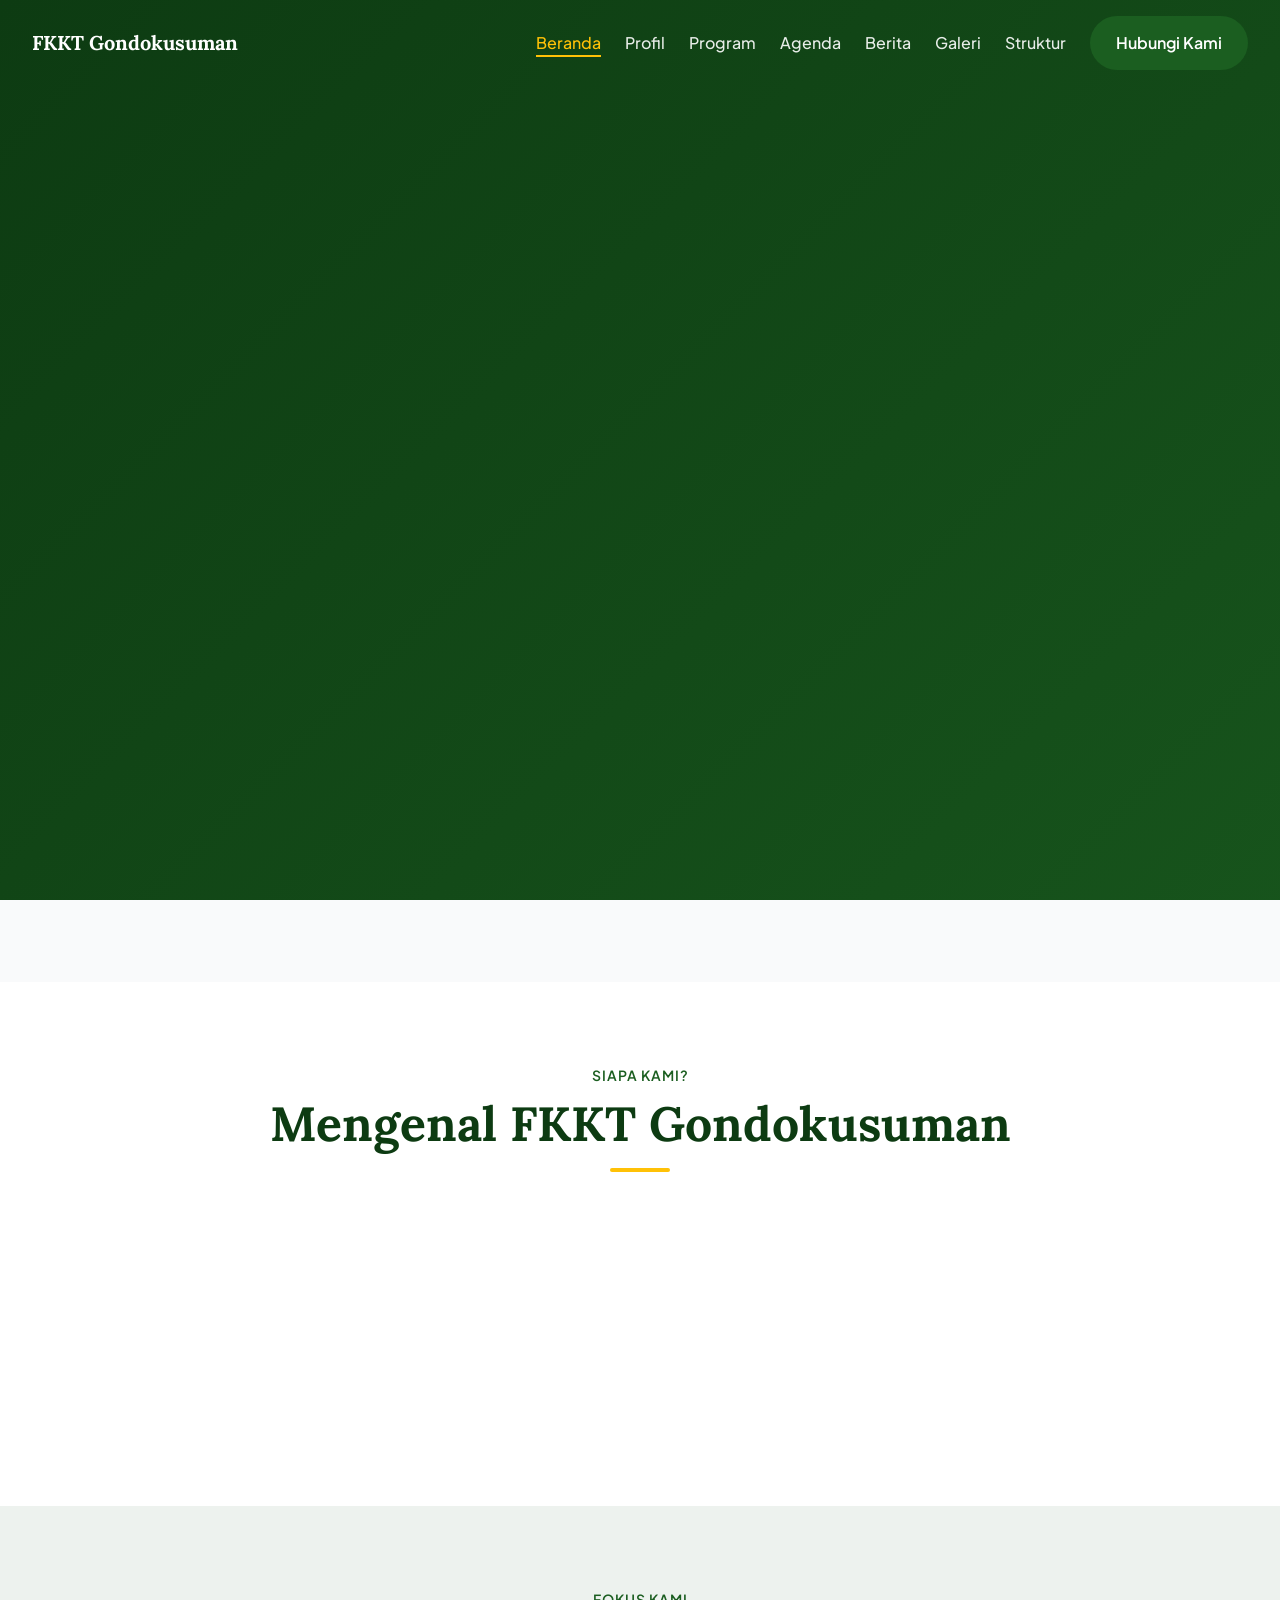
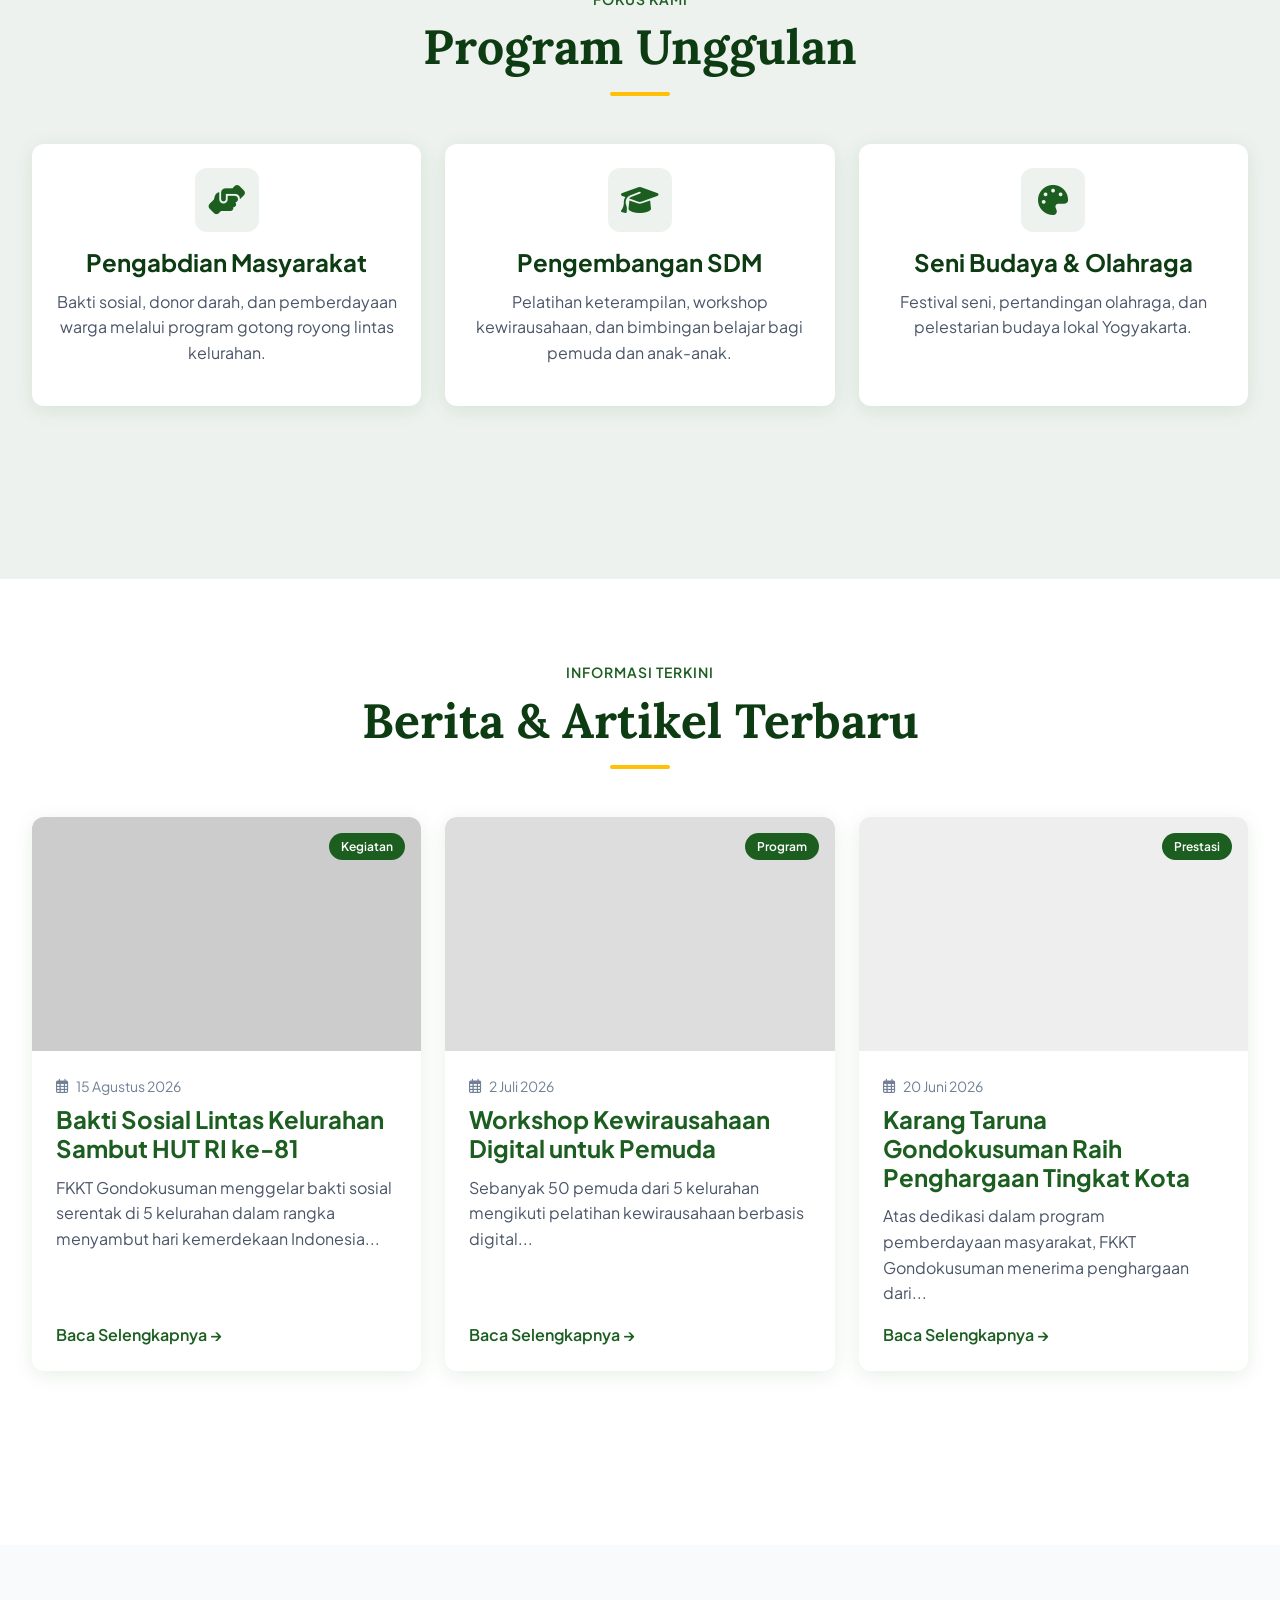
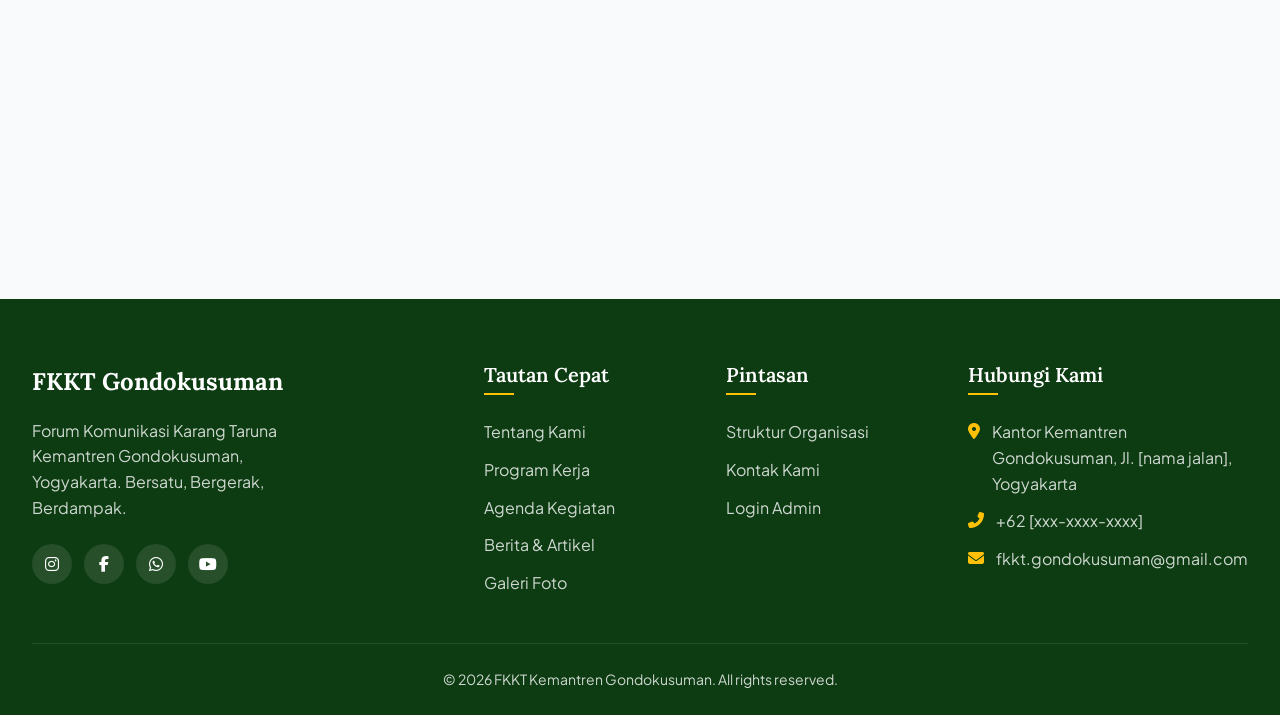
<file: index.html>
<!DOCTYPE html>
<html lang="id">
<head>
  <meta charset="UTF-8">
  <meta name="viewport" content="width=device-width, initial-scale=1.0">
  <title>FKKT Karang Taruna Kemantren Gondokusuman | Beranda</title>
  <meta name="description" content="Forum Komunikasi Karang Taruna Kemantren Gondokusuman — wadah koordinasi pemuda 5 kelurahan di Yogyakarta. Bersatu, Bergerak, Berdampak.">
  <meta property="og:title" content="FKKT Karang Taruna Kemantren Gondokusuman | Beranda">
  <meta property="og:description" content="Forum Komunikasi Karang Taruna Kemantren Gondokusuman — wadah koordinasi pemuda 5 kelurahan di Yogyakarta.">
  <meta property="og:image" content="assets/images/hero/hero-beranda.jpg">
  
  <!-- Fonts & Icons -->
  <link rel="stylesheet" href="https://cdnjs.cloudflare.com/ajax/libs/font-awesome/6.4.0/css/all.min.css">
  
  <!-- CSS -->
  <link rel="stylesheet" href="assets/css/main.css">
  <link rel="stylesheet" href="assets/css/components.css">
  <link rel="stylesheet" href="assets/css/pages.css">
</head>
<body>

  <!-- Navbar -->
  <nav class="navbar">
    <div class="container">
      <a href="index.html" class="navbar-brand">
        <!-- <img src="assets/images/logo/logo-placeholder.svg" alt="Logo FKKT" class="navbar-logo"> -->
        FKKT Gondokusuman
      </a>
      <button class="menu-toggle" aria-label="Toggle Menu">
        <i class="fas fa-bars"></i>
      </button>
      <ul class="navbar-nav">
        <li><a href="index.html" class="nav-link">Beranda</a></li>
        <li><a href="profil.html" class="nav-link">Profil</a></li>
        <li><a href="program.html" class="nav-link">Program</a></li>
        <li><a href="agenda.html" class="nav-link">Agenda</a></li>
        <li><a href="berita.html" class="nav-link">Berita</a></li>
        <li><a href="galeri.html" class="nav-link">Galeri</a></li>
        <li><a href="struktur.html" class="nav-link">Struktur</a></li>
        <li><a href="kontak.html" class="btn btn-primary">Hubungi Kami</a></li>
      </ul>
    </div>
  </nav>

  <!-- Hero Section -->
  <header class="hero">
    <div class="hero-overlay"></div>
    <div class="container hero-content">
      <h1 class="hero-title fade-up stagger-1">Forum Komunikasi Karang Taruna<br>Kemantren Gondokusuman</h1>
      <p class="hero-tagline fade-up stagger-2">"Bersatu, Bergerak, Berdampak untuk Pemuda Yogyakarta"</p>
      <p class="hero-desc fade-up stagger-3">
        Wadah koordinasi dan komunikasi Karang Taruna se-Kemantren Gondokusuman 
        dalam mewujudkan pemuda yang mandiri, kreatif, dan berdaya guna bagi masyarakat.
      </p>
      <div class="hero-actions fade-up stagger-4">
        <a href="profil.html" class="btn btn-primary">Tentang Kami</a>
        <a href="program.html" class="btn btn-outline">Program Kami</a>
      </div>
    </div>
  </header>

  <!-- Stats -->
  <div class="container">
    <div class="stats fade-up">
      <div class="stats-grid">
        <div class="stat-item">
          <div class="stat-value">5</div>
          <div class="stat-label">Kelurahan</div>
        </div>
        <div class="stat-item">
          <div class="stat-value">500+</div>
          <div class="stat-label">Anggota</div>
        </div>
        <div class="stat-item">
          <div class="stat-value">12</div>
          <div class="stat-label">Program Aktif</div>
        </div>
        <div class="stat-item">
          <div class="stat-value">24</div>
          <div class="stat-label">Kegiatan/Tahun</div>
        </div>
      </div>
    </div>
  </div>

  <!-- Tentang Singkat -->
  <section class="py-section bg-white">
    <div class="container">
      <div class="section-header fade-up">
        <span class="section-label">Siapa Kami?</span>
        <h2 class="section-title">Mengenal FKKT Gondokusuman</h2>
        <div class="section-divider"></div>
      </div>
      <div class="text-center fade-up" style="max-width: 800px; margin: 0 auto;">
        <p class="text-secondary" style="font-size: var(--text-lg); margin-bottom: var(--space-6);">
          FKKT Karang Taruna Kemantren Gondokusuman merupakan forum koordinasi yang menjembatani seluruh Karang Taruna di 5 kelurahan dalam wilayah Kemantren Gondokusuman. Kami hadir untuk memperkuat sinergi, mengembangkan kapasitas pemuda, dan menciptakan program-program bermakna bagi masyarakat.
        </p>
        <a href="profil.html" class="btn btn-outline">Selengkapnya</a>
      </div>
    </div>
  </section>

  <!-- Program Unggulan -->
  <section class="py-section bg-alt">
    <div class="container">
      <div class="section-header fade-up">
        <span class="section-label">Fokus Kami</span>
        <h2 class="section-title">Program Unggulan</h2>
        <div class="section-divider"></div>
      </div>
      <div class="stats-grid" style="grid-template-columns: repeat(auto-fit, minmax(300px, 1fr));">
        <!-- Card 1 -->
        <div class="card fade-up stagger-1">
          <div class="card-body text-center">
            <div class="card-icon mx-auto" style="margin: 0 auto var(--space-4);">
              <i class="fas fa-hands-helping"></i>
            </div>
            <h3 class="card-title">Pengabdian Masyarakat</h3>
            <p class="card-text">Bakti sosial, donor darah, dan pemberdayaan warga melalui program gotong royong lintas kelurahan.</p>
          </div>
        </div>
        <!-- Card 2 -->
        <div class="card fade-up stagger-2">
          <div class="card-body text-center">
            <div class="card-icon mx-auto" style="margin: 0 auto var(--space-4);">
              <i class="fas fa-graduation-cap"></i>
            </div>
            <h3 class="card-title">Pengembangan SDM</h3>
            <p class="card-text">Pelatihan keterampilan, workshop kewirausahaan, dan bimbingan belajar bagi pemuda dan anak-anak.</p>
          </div>
        </div>
        <!-- Card 3 -->
        <div class="card fade-up stagger-3">
          <div class="card-body text-center">
            <div class="card-icon mx-auto" style="margin: 0 auto var(--space-4);">
              <i class="fas fa-palette"></i>
            </div>
            <h3 class="card-title">Seni Budaya & Olahraga</h3>
            <p class="card-text">Festival seni, pertandingan olahraga, dan pelestarian budaya lokal Yogyakarta.</p>
          </div>
        </div>
      </div>
      <div class="text-center" style="margin-top: var(--space-10);">
        <a href="program.html" class="btn btn-outline fade-up">Lihat Semua Program</a>
      </div>
    </div>
  </section>

  <!-- Berita Terbaru -->
  <section class="py-section bg-white">
    <div class="container">
      <div class="section-header fade-up">
        <span class="section-label">Informasi Terkini</span>
        <h2 class="section-title">Berita & Artikel Terbaru</h2>
        <div class="section-divider"></div>
      </div>
      <div class="stats-grid" style="grid-template-columns: repeat(auto-fit, minmax(300px, 1fr)); gap: var(--space-6);">
        <!-- News 1 -->
        <div class="card news-card fade-up stagger-1">
          <div class="card-img-wrap">
            <div class="news-badge">Kegiatan</div>
            <!-- <img src="placeholder.jpg" class="card-img" alt=""> -->
            <div class="card-img" style="background: #ccc;"></div>
          </div>
          <div class="card-body">
            <div class="news-meta">
              <i class="far fa-calendar-alt"></i> 15 Agustus 2026
            </div>
            <h3 class="card-title"><a href="berita-detail.html">Bakti Sosial Lintas Kelurahan Sambut HUT RI ke-81</a></h3>
            <p class="card-text">FKKT Gondokusuman menggelar bakti sosial serentak di 5 kelurahan dalam rangka menyambut hari kemerdekaan Indonesia...</p>
            <a href="berita-detail.html" style="font-weight: 600; margin-top: auto;">Baca Selengkapnya &rarr;</a>
          </div>
        </div>
        <!-- News 2 -->
        <div class="card news-card fade-up stagger-2">
          <div class="card-img-wrap">
            <div class="news-badge">Program</div>
            <div class="card-img" style="background: #ddd;"></div>
          </div>
          <div class="card-body">
            <div class="news-meta">
              <i class="far fa-calendar-alt"></i> 2 Juli 2026
            </div>
            <h3 class="card-title"><a href="berita-detail.html">Workshop Kewirausahaan Digital untuk Pemuda</a></h3>
            <p class="card-text">Sebanyak 50 pemuda dari 5 kelurahan mengikuti pelatihan kewirausahaan berbasis digital...</p>
            <a href="berita-detail.html" style="font-weight: 600; margin-top: auto;">Baca Selengkapnya &rarr;</a>
          </div>
        </div>
        <!-- News 3 -->
        <div class="card news-card fade-up stagger-3">
          <div class="card-img-wrap">
            <div class="news-badge">Prestasi</div>
            <div class="card-img" style="background: #eee;"></div>
          </div>
          <div class="card-body">
            <div class="news-meta">
              <i class="far fa-calendar-alt"></i> 20 Juni 2026
            </div>
            <h3 class="card-title"><a href="berita-detail.html">Karang Taruna Gondokusuman Raih Penghargaan Tingkat Kota</a></h3>
            <p class="card-text">Atas dedikasi dalam program pemberdayaan masyarakat, FKKT Gondokusuman menerima penghargaan dari...</p>
            <a href="berita-detail.html" style="font-weight: 600; margin-top: auto;">Baca Selengkapnya &rarr;</a>
          </div>
        </div>
      </div>
      <div class="text-center" style="margin-top: var(--space-10);">
        <a href="berita.html" class="btn btn-outline fade-up">Indeks Berita</a>
      </div>
    </div>
  </section>

  <!-- CTA Banner -->
  <section class="cta-banner fade-up">
    <div class="container">
      <h2>Bergabunglah Bersama Kami</h2>
      <p>Jadilah bagian dari gerakan pemuda positif di Kemantren Gondokusuman. Bersama kita wujudkan masyarakat yang lebih baik.</p>
      <a href="kontak.html" class="btn btn-accent">Hubungi Kami Sekarang</a>
    </div>
  </section>

  <!-- Footer -->
  <footer class="footer">
    <div class="container">
      <div class="footer-top">
        <div>
          <div class="footer-brand">
            FKKT Gondokusuman
          </div>
          <p class="footer-desc">
            Forum Komunikasi Karang Taruna Kemantren Gondokusuman, Yogyakarta. Bersatu, Bergerak, Berdampak.
          </p>
          <div class="social-links">
            <a href="#" class="social-link" aria-label="Instagram"><i class="fab fa-instagram"></i></a>
            <a href="#" class="social-link" aria-label="Facebook"><i class="fab fa-facebook-f"></i></a>
            <a href="#" class="social-link" aria-label="WhatsApp"><i class="fab fa-whatsapp"></i></a>
            <a href="#" class="social-link" aria-label="YouTube"><i class="fab fa-youtube"></i></a>
          </div>
        </div>
        
        <div>
          <h3 class="footer-title">Tautan Cepat</h3>
          <ul class="footer-links">
            <li><a href="profil.html" class="footer-link">Tentang Kami</a></li>
            <li><a href="program.html" class="footer-link">Program Kerja</a></li>
            <li><a href="agenda.html" class="footer-link">Agenda Kegiatan</a></li>
            <li><a href="berita.html" class="footer-link">Berita & Artikel</a></li>
            <li><a href="galeri.html" class="footer-link">Galeri Foto</a></li>
          </ul>
        </div>
        
        <div>
          <h3 class="footer-title">Pintasan</h3>
          <ul class="footer-links">
            <li><a href="struktur.html" class="footer-link">Struktur Organisasi</a></li>
            <li><a href="kontak.html" class="footer-link">Kontak Kami</a></li>
            <li><a href="admin/login.html" class="footer-link">Login Admin</a></li>
          </ul>
        </div>
        
        <div>
          <h3 class="footer-title">Hubungi Kami</h3>
          <ul class="footer-contact">
            <li>
              <i class="fas fa-map-marker-alt"></i>
              <span>Kantor Kemantren Gondokusuman, Jl. [nama jalan], Yogyakarta</span>
            </li>
            <li>
              <i class="fas fa-phone-alt"></i>
              <span>+62 [xxx-xxxx-xxxx]</span>
            </li>
            <li>
              <i class="fas fa-envelope"></i>
              <span>fkkt.gondokusuman@gmail.com</span>
            </li>
          </ul>
        </div>
      </div>
      
      <div class="footer-bottom">
        <p>&copy; 2026 FKKT Kemantren Gondokusuman. All rights reserved.</p>
      </div>
    </div>
  </footer>

  <!-- JS -->
  <script src="assets/js/main.js"></script>
  <script src="assets/js/animations.js"></script>
</body>
</html>
</file>
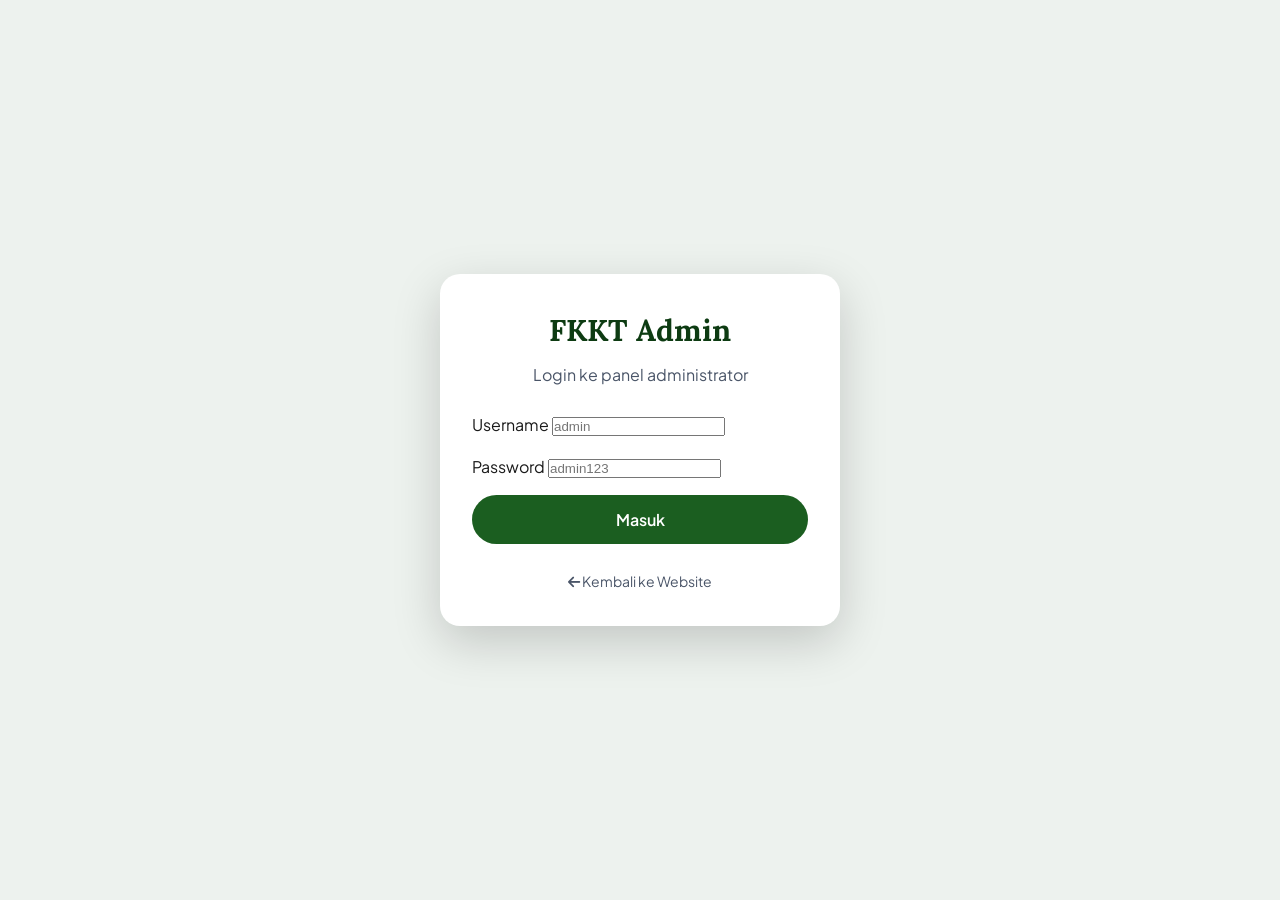
<file: admin/index.html>
<!DOCTYPE html>
<html lang="id">
<head>
  <meta charset="UTF-8">
  <meta name="viewport" content="width=device-width, initial-scale=1.0">
  <title>Dashboard | Admin FKKT Gondokusuman</title>
  
  <link rel="stylesheet" href="https://cdnjs.cloudflare.com/ajax/libs/font-awesome/6.4.0/css/all.min.css">
  <link rel="stylesheet" href="../assets/css/main.css">
  <link rel="stylesheet" href="../assets/css/components.css">
  <style>
    .admin-layout { display: flex; min-height: 100vh; }
    .sidebar { width: 250px; background: var(--color-primary-dark); color: white; padding: var(--space-6) 0; flex-shrink: 0; }
    .sidebar-brand { font-family: var(--font-secondary); font-size: var(--text-xl); font-weight: 700; padding: 0 var(--space-6); margin-bottom: var(--space-8); }
    .sidebar-nav { display: flex; flex-direction: column; gap: 5px; }
    .sidebar-link { color: rgba(255,255,255,0.7); padding: var(--space-3) var(--space-6); display: flex; align-items: center; gap: var(--space-3); transition: 0.2s; }
    .sidebar-link:hover, .sidebar-link.active { color: white; background: rgba(255,255,255,0.1); border-left: 4px solid var(--color-accent); }
    
    .main-content { flex-grow: 1; background: var(--color-bg); display: flex; flex-direction: column; }
    .topbar { background: white; padding: var(--space-4) var(--space-8); display: flex; justify-content: space-between; align-items: center; box-shadow: var(--shadow-sm); }
    .content-area { padding: var(--space-8); flex-grow: 1; overflow-y: auto; }
    
    .stat-cards { display: grid; grid-template-columns: repeat(auto-fit, minmax(200px, 1fr)); gap: var(--space-6); margin-bottom: var(--space-8); }
    .stat-card { background: white; padding: var(--space-6); border-radius: var(--radius-md); box-shadow: var(--shadow-sm); display: flex; align-items: center; gap: var(--space-4); }
    .stat-icon { width: 50px; height: 50px; border-radius: 50%; background: var(--color-bg-alt); color: var(--color-primary); display: flex; align-items: center; justify-content: center; font-size: 24px; }
  </style>
</head>
<body>

  <div class="admin-layout">
    <!-- Sidebar -->
    <aside class="sidebar">
      <div class="sidebar-brand">FKKT Admin</div>
      <nav class="sidebar-nav">
        <a href="index.html" class="sidebar-link active"><i class="fas fa-home"></i> Dashboard</a>
        <a href="berita.html" class="sidebar-link"><i class="fas fa-newspaper"></i> Berita</a>
        <a href="agenda.html" class="sidebar-link"><i class="fas fa-calendar-alt"></i> Agenda</a>
        <a href="program.html" class="sidebar-link"><i class="fas fa-tasks"></i> Program Kerja</a>
        <a href="galeri.html" class="sidebar-link"><i class="fas fa-images"></i> Galeri</a>
        <a href="prestasi.html" class="sidebar-link"><i class="fas fa-trophy"></i> Prestasi</a>
        <a href="struktur.html" class="sidebar-link"><i class="fas fa-sitemap"></i> Struktur Org</a>
        <a href="kontak.html" class="sidebar-link"><i class="fas fa-envelope"></i> Pesan Masuk</a>
        <a href="profil.html" class="sidebar-link"><i class="fas fa-building"></i> Profil Web</a>
      </nav>
    </aside>

    <!-- Main Content -->
    <main class="main-content">
      <header class="topbar">
        <h2 style="font-size: var(--text-xl); font-family: var(--font-primary);">Dashboard</h2>
        <div>
          <span style="margin-right: 15px;">Halo, Admin!</span>
          <button id="logoutBtn" class="btn btn-outline" style="padding: 5px 15px;">Logout</button>
        </div>
      </header>
      
      <div class="content-area">
        <div class="stat-cards">
          <div class="stat-card">
            <div class="stat-icon"><i class="fas fa-newspaper"></i></div>
            <div><div style="font-size: 24px; font-weight: bold;">12</div><div class="text-secondary">Berita</div></div>
          </div>
          <div class="stat-card">
            <div class="stat-icon"><i class="fas fa-calendar-alt"></i></div>
            <div><div style="font-size: 24px; font-weight: bold;">4</div><div class="text-secondary">Agenda Aktif</div></div>
          </div>
          <div class="stat-card">
            <div class="stat-icon"><i class="fas fa-tasks"></i></div>
            <div><div style="font-size: 24px; font-weight: bold;">6</div><div class="text-secondary">Program</div></div>
          </div>
          <div class="stat-card">
            <div class="stat-icon"><i class="fas fa-envelope"></i></div>
            <div><div style="font-size: 24px; font-weight: bold;">3</div><div class="text-secondary">Pesan Baru</div></div>
          </div>
        </div>

        <div class="card">
          <div class="card-body">
            <h3>Aktivitas Terbaru</h3>
            <p class="text-secondary">Belum ada aktivitas terbaru.</p>
          </div>
        </div>
      </div>
    </main>
  </div>

  <script src="../assets/js/admin.js"></script>
</body>
</html>
</file>
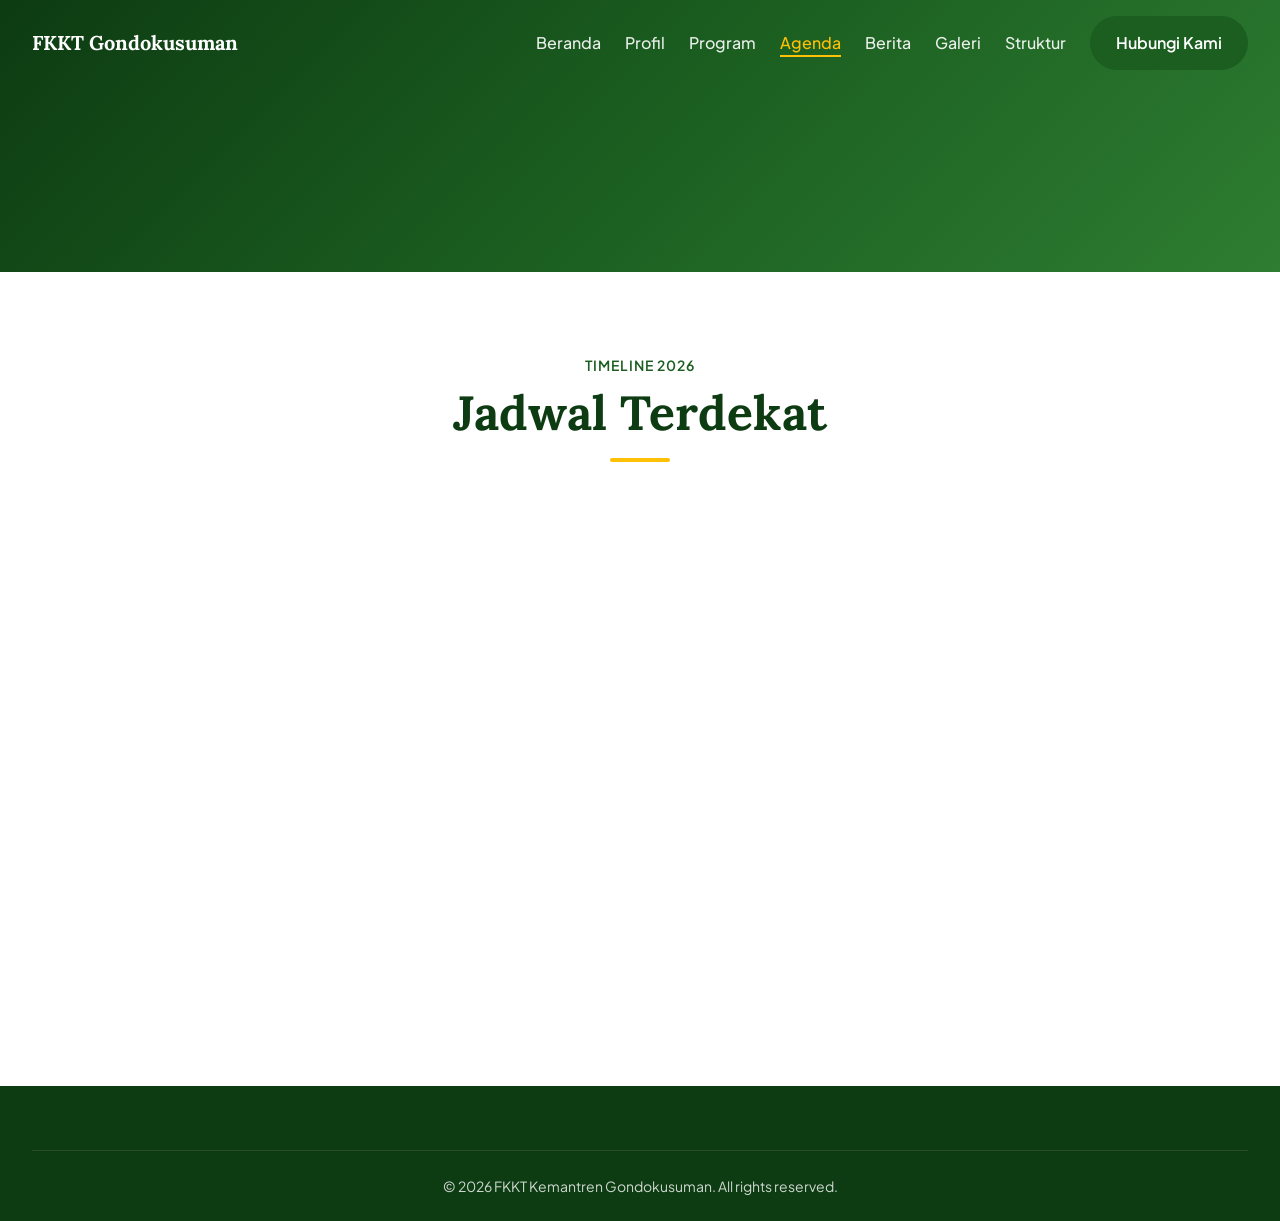
<file: agenda.html>
<!DOCTYPE html>
<html lang="id">
<head>
  <meta charset="UTF-8">
  <meta name="viewport" content="width=device-width, initial-scale=1.0">
  <title>Agenda Kegiatan | FKKT Gondokusuman</title>
  <meta name="description" content="Jadwal dan agenda kegiatan FKKT Karang Taruna Kemantren Gondokusuman, Yogyakarta.">
  
  <link rel="stylesheet" href="https://cdnjs.cloudflare.com/ajax/libs/font-awesome/6.4.0/css/all.min.css">
  <link rel="stylesheet" href="assets/css/main.css">
  <link rel="stylesheet" href="assets/css/components.css">
  <link rel="stylesheet" href="assets/css/pages.css">
</head>
<body>

  <!-- Navbar -->
  <nav class="navbar scrolled">
    <div class="container">
      <a href="index.html" class="navbar-brand">FKKT Gondokusuman</a>
      <button class="menu-toggle"><i class="fas fa-bars"></i></button>
      <ul class="navbar-nav">
        <li><a href="index.html" class="nav-link">Beranda</a></li>
        <li><a href="profil.html" class="nav-link">Profil</a></li>
        <li><a href="program.html" class="nav-link">Program</a></li>
        <li><a href="agenda.html" class="nav-link active">Agenda</a></li>
        <li><a href="berita.html" class="nav-link">Berita</a></li>
        <li><a href="galeri.html" class="nav-link">Galeri</a></li>
        <li><a href="struktur.html" class="nav-link">Struktur</a></li>
        <li><a href="kontak.html" class="btn btn-primary">Hubungi Kami</a></li>
      </ul>
    </div>
  </nav>

  <!-- Page Hero -->
  <header class="page-hero">
    <div class="container fade-up">
      <h1 class="page-title">Agenda Kegiatan</h1>
      <div class="breadcrumb">
        <a href="index.html">Beranda</a> <span>/</span> <span>Agenda</span>
      </div>
    </div>
  </header>

  <!-- Agenda -->
  <section class="py-section bg-white">
    <div class="container" style="max-width: 800px;">
      
      <div class="section-header fade-up">
        <span class="section-label">Timeline 2026</span>
        <h2 class="section-title">Jadwal Terdekat</h2>
        <div class="section-divider"></div>
      </div>
      
      <div style="position: relative; padding-left: var(--space-8); border-left: 2px solid var(--color-border);" class="fade-up">
        
        <!-- Item 1 -->
        <div style="position: relative; margin-bottom: var(--space-8);" class="fade-up stagger-1">
          <div style="position: absolute; left: calc(var(--space-8) * -1 - 9px); top: 5px; width: 16px; height: 16px; border-radius: 50%; background-color: var(--color-primary); border: 4px solid var(--color-surface);"></div>
          <div style="color: var(--color-primary); font-weight: 700; margin-bottom: var(--space-1);">Januari 2026</div>
          <h3 style="font-size: var(--text-xl); margin-bottom: var(--space-2);">Rapat Koordinasi Awal Tahun</h3>
          <p class="text-secondary">Pertemuan awal tahun seluruh pengurus FKKT dan perwakilan Karang Taruna dari 5 kelurahan.</p>
        </div>

        <!-- Item 2 -->
        <div style="position: relative; margin-bottom: var(--space-8);" class="fade-up stagger-2">
          <div style="position: absolute; left: calc(var(--space-8) * -1 - 9px); top: 5px; width: 16px; height: 16px; border-radius: 50%; background-color: var(--color-border); border: 4px solid var(--color-surface);"></div>
          <div style="color: var(--color-text-muted); font-weight: 700; margin-bottom: var(--space-1);">Februari 2026</div>
          <h3 style="font-size: var(--text-xl); margin-bottom: var(--space-2);">Pelatihan Kewirausahaan Digital</h3>
          <p class="text-secondary">Workshop digital marketing dan e-commerce untuk anggota yang memiliki rintisan usaha.</p>
        </div>

        <!-- Item 3 -->
        <div style="position: relative; margin-bottom: var(--space-8);" class="fade-up stagger-3">
          <div style="position: absolute; left: calc(var(--space-8) * -1 - 9px); top: 5px; width: 16px; height: 16px; border-radius: 50%; background-color: var(--color-border); border: 4px solid var(--color-surface);"></div>
          <div style="color: var(--color-text-muted); font-weight: 700; margin-bottom: var(--space-1);">Maret 2026</div>
          <h3 style="font-size: var(--text-xl); margin-bottom: var(--space-2);">Donor Darah Massal</h3>
          <p class="text-secondary">Bekerjasama dengan PMI Kota Yogyakarta, terbuka untuk umum.</p>
        </div>
        
        <!-- Item 4 -->
        <div style="position: relative; margin-bottom: var(--space-8);" class="fade-up stagger-4">
          <div style="position: absolute; left: calc(var(--space-8) * -1 - 9px); top: 5px; width: 16px; height: 16px; border-radius: 50%; background-color: var(--color-border); border: 4px solid var(--color-surface);"></div>
          <div style="color: var(--color-text-muted); font-weight: 700; margin-bottom: var(--space-1);">Agustus 2026</div>
          <h3 style="font-size: var(--text-xl); margin-bottom: var(--space-2);">Bakti Sosial HUT RI ke-81</h3>
          <p class="text-secondary">Pembagian sembako dan bersih desa serentak di 5 kelurahan.</p>
        </div>

      </div>

    </div>
  </section>

  <!-- Footer -->
  <footer class="footer">
    <div class="container">
      <div class="footer-bottom text-center">
        <p>&copy; 2026 FKKT Kemantren Gondokusuman. All rights reserved.</p>
      </div>
    </div>
  </footer>

  <script src="assets/js/main.js"></script>
  <script src="assets/js/animations.js"></script>
</body>
</html>
</file>
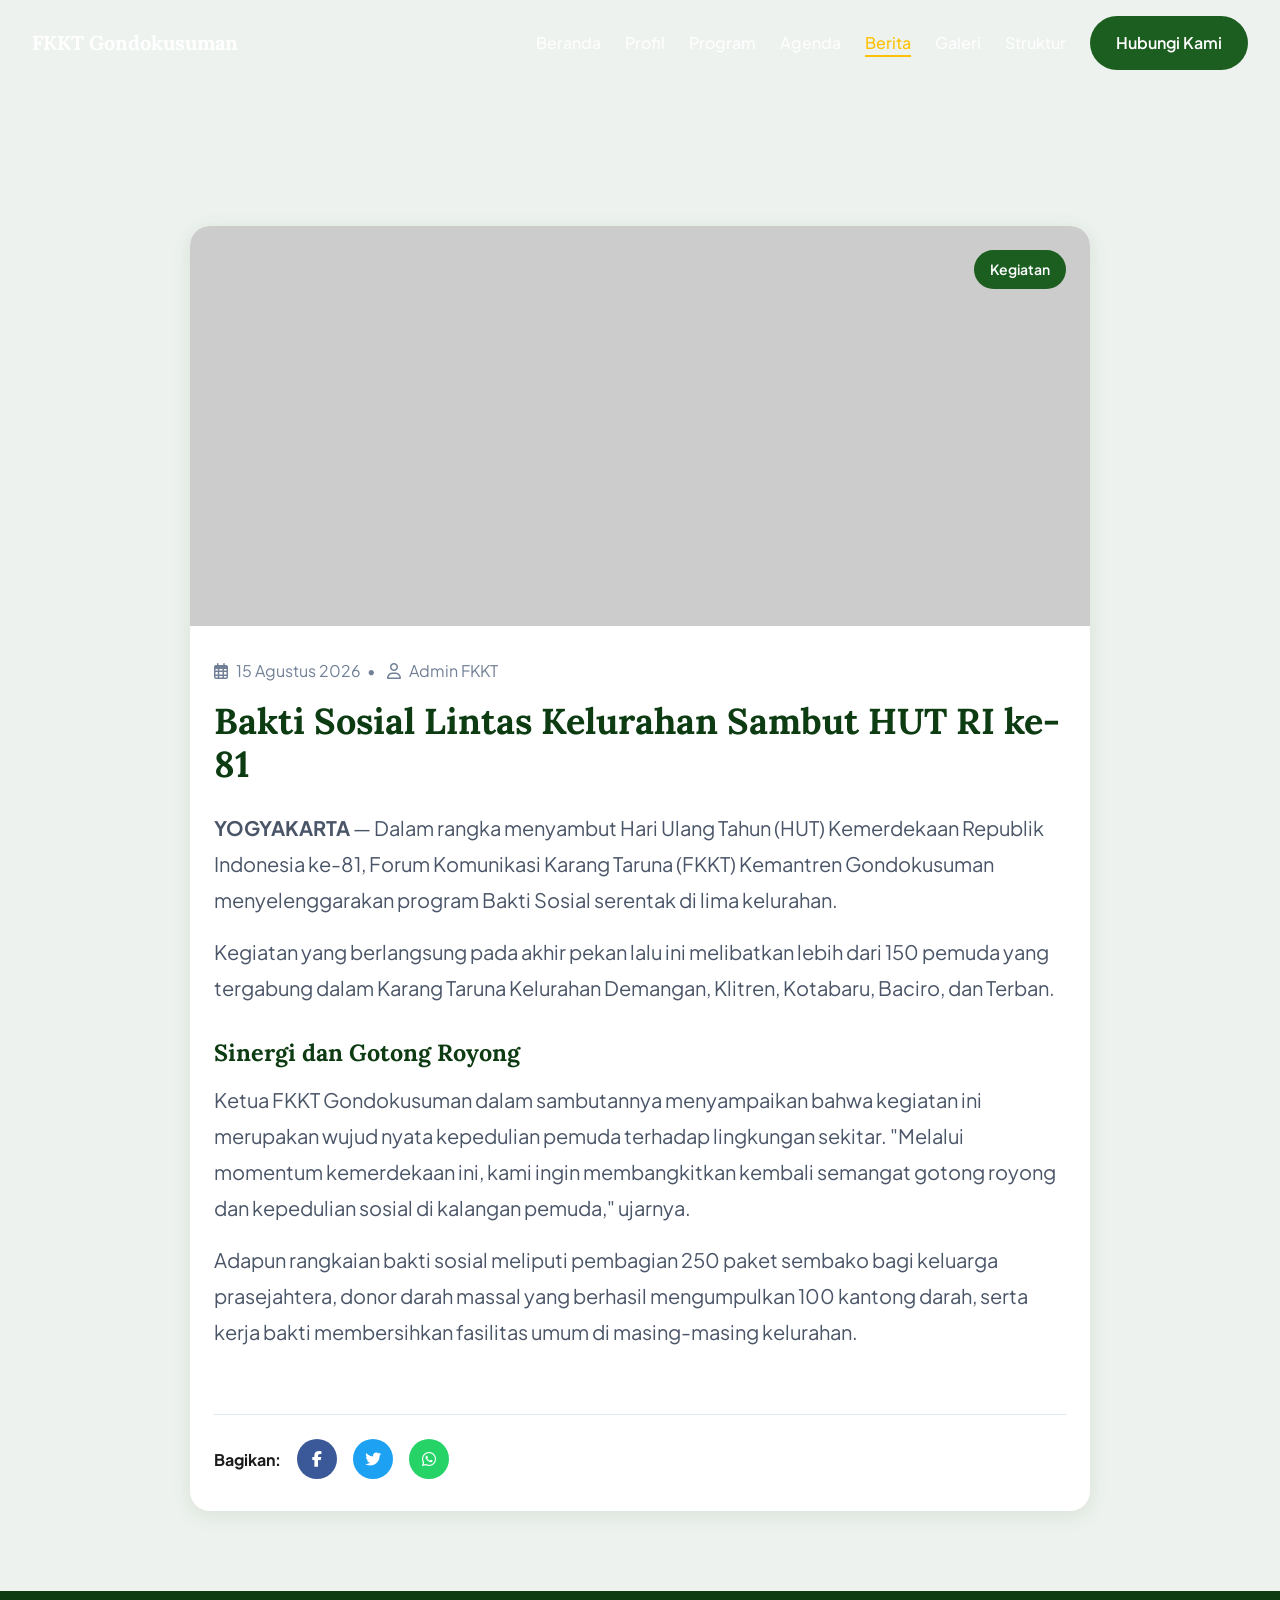
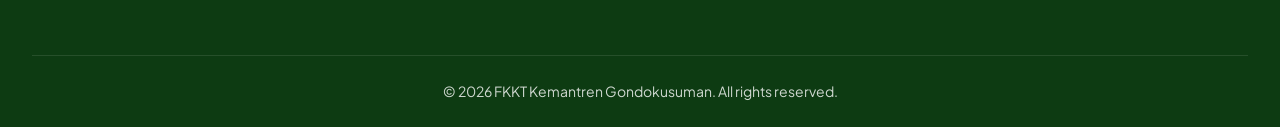
<file: berita-detail.html>
<!DOCTYPE html>
<html lang="id">
<head>
  <meta charset="UTF-8">
  <meta name="viewport" content="width=device-width, initial-scale=1.0">
  <title>Bakti Sosial Lintas Kelurahan Sambut HUT RI ke-81 | FKKT Gondokusuman</title>
  <meta name="description" content="FKKT Gondokusuman menggelar bakti sosial serentak di 5 kelurahan dalam rangka menyambut hari kemerdekaan Indonesia.">
  
  <link rel="stylesheet" href="https://cdnjs.cloudflare.com/ajax/libs/font-awesome/6.4.0/css/all.min.css">
  <link rel="stylesheet" href="assets/css/main.css">
  <link rel="stylesheet" href="assets/css/components.css">
  <link rel="stylesheet" href="assets/css/pages.css">
</head>
<body class="bg-alt">

  <!-- Navbar -->
  <nav class="navbar scrolled">
    <div class="container">
      <a href="index.html" class="navbar-brand">FKKT Gondokusuman</a>
      <button class="menu-toggle"><i class="fas fa-bars"></i></button>
      <ul class="navbar-nav">
        <li><a href="index.html" class="nav-link">Beranda</a></li>
        <li><a href="profil.html" class="nav-link">Profil</a></li>
        <li><a href="program.html" class="nav-link">Program</a></li>
        <li><a href="agenda.html" class="nav-link">Agenda</a></li>
        <li><a href="berita.html" class="nav-link active">Berita</a></li>
        <li><a href="galeri.html" class="nav-link">Galeri</a></li>
        <li><a href="struktur.html" class="nav-link">Struktur</a></li>
        <li><a href="kontak.html" class="btn btn-primary">Hubungi Kami</a></li>
      </ul>
    </div>
  </nav>

  <div style="padding-top: 100px;"></div>

  <!-- Breadcrumb -->
  <div class="container fade-up" style="margin-bottom: var(--space-6);">
    <div class="breadcrumb" style="justify-content: flex-start; color: var(--color-text-secondary);">
      <a href="index.html" style="color: var(--color-primary);">Beranda</a> <span>/</span> 
      <a href="berita.html" style="color: var(--color-primary);">Berita</a> <span>/</span> 
      <span>Bakti Sosial...</span>
    </div>
  </div>

  <!-- Detail Berita -->
  <section class="py-section pt-0">
    <div class="container">
      <div class="card fade-up" style="max-width: 900px; margin: 0 auto; border-radius: var(--radius-lg); overflow: hidden;">
        
        <!-- Header Image -->
        <div style="width: 100%; height: 400px; background: #ccc; position: relative;">
          <!-- <img src="assets/images/kegiatan/baksos.jpg" style="width:100%; height:100%; object-fit:cover;" alt="Bakti Sosial"> -->
          <div class="news-badge" style="top: var(--space-6); right: var(--space-6); font-size: var(--text-sm); padding: var(--space-2) var(--space-4);">Kegiatan</div>
        </div>

        <div class="card-body" style="padding: var(--space-8) var(--space-6);">
          
          <div class="news-meta" style="margin-bottom: var(--space-4); font-size: var(--text-base);">
            <i class="far fa-calendar-alt"></i> 15 Agustus 2026 &nbsp;&bull;&nbsp; 
            <i class="far fa-user"></i> Admin FKKT
          </div>
          
          <h1 style="font-size: var(--text-3xl); margin-bottom: var(--space-6);">Bakti Sosial Lintas Kelurahan Sambut HUT RI ke-81</h1>
          
          <div style="font-size: var(--text-lg); color: var(--color-text-secondary); line-height: 1.8;">
            <p style="margin-bottom: var(--space-4);">
              <strong>YOGYAKARTA</strong> — Dalam rangka menyambut Hari Ulang Tahun (HUT) Kemerdekaan Republik Indonesia ke-81, Forum Komunikasi Karang Taruna (FKKT) Kemantren Gondokusuman menyelenggarakan program Bakti Sosial serentak di lima kelurahan.
            </p>
            <p style="margin-bottom: var(--space-4);">
              Kegiatan yang berlangsung pada akhir pekan lalu ini melibatkan lebih dari 150 pemuda yang tergabung dalam Karang Taruna Kelurahan Demangan, Klitren, Kotabaru, Baciro, dan Terban.
            </p>
            <h3 style="margin-top: var(--space-8); margin-bottom: var(--space-4);">Sinergi dan Gotong Royong</h3>
            <p style="margin-bottom: var(--space-4);">
              Ketua FKKT Gondokusuman dalam sambutannya menyampaikan bahwa kegiatan ini merupakan wujud nyata kepedulian pemuda terhadap lingkungan sekitar. "Melalui momentum kemerdekaan ini, kami ingin membangkitkan kembali semangat gotong royong dan kepedulian sosial di kalangan pemuda," ujarnya.
            </p>
            <p style="margin-bottom: var(--space-4);">
              Adapun rangkaian bakti sosial meliputi pembagian 250 paket sembako bagi keluarga prasejahtera, donor darah massal yang berhasil mengumpulkan 100 kantong darah, serta kerja bakti membersihkan fasilitas umum di masing-masing kelurahan.
            </p>
          </div>

          <!-- Share -->
          <div style="margin-top: var(--space-12); padding-top: var(--space-6); border-top: 1px solid var(--color-border); display: flex; align-items: center; gap: var(--space-4);">
            <strong>Bagikan:</strong>
            <a href="#" class="social-link" style="color: var(--color-surface); background-color: #3b5998;"><i class="fab fa-facebook-f"></i></a>
            <a href="#" class="social-link" style="color: var(--color-surface); background-color: #1DA1F2;"><i class="fab fa-twitter"></i></a>
            <a href="#" class="social-link" style="color: var(--color-surface); background-color: #25D366;"><i class="fab fa-whatsapp"></i></a>
          </div>

        </div>
      </div>
    </div>
  </section>

  <!-- Footer -->
  <footer class="footer">
    <div class="container">
      <div class="footer-bottom text-center">
        <p>&copy; 2026 FKKT Kemantren Gondokusuman. All rights reserved.</p>
      </div>
    </div>
  </footer>

  <script src="assets/js/main.js"></script>
  <script src="assets/js/animations.js"></script>
</body>
</html>
</file>
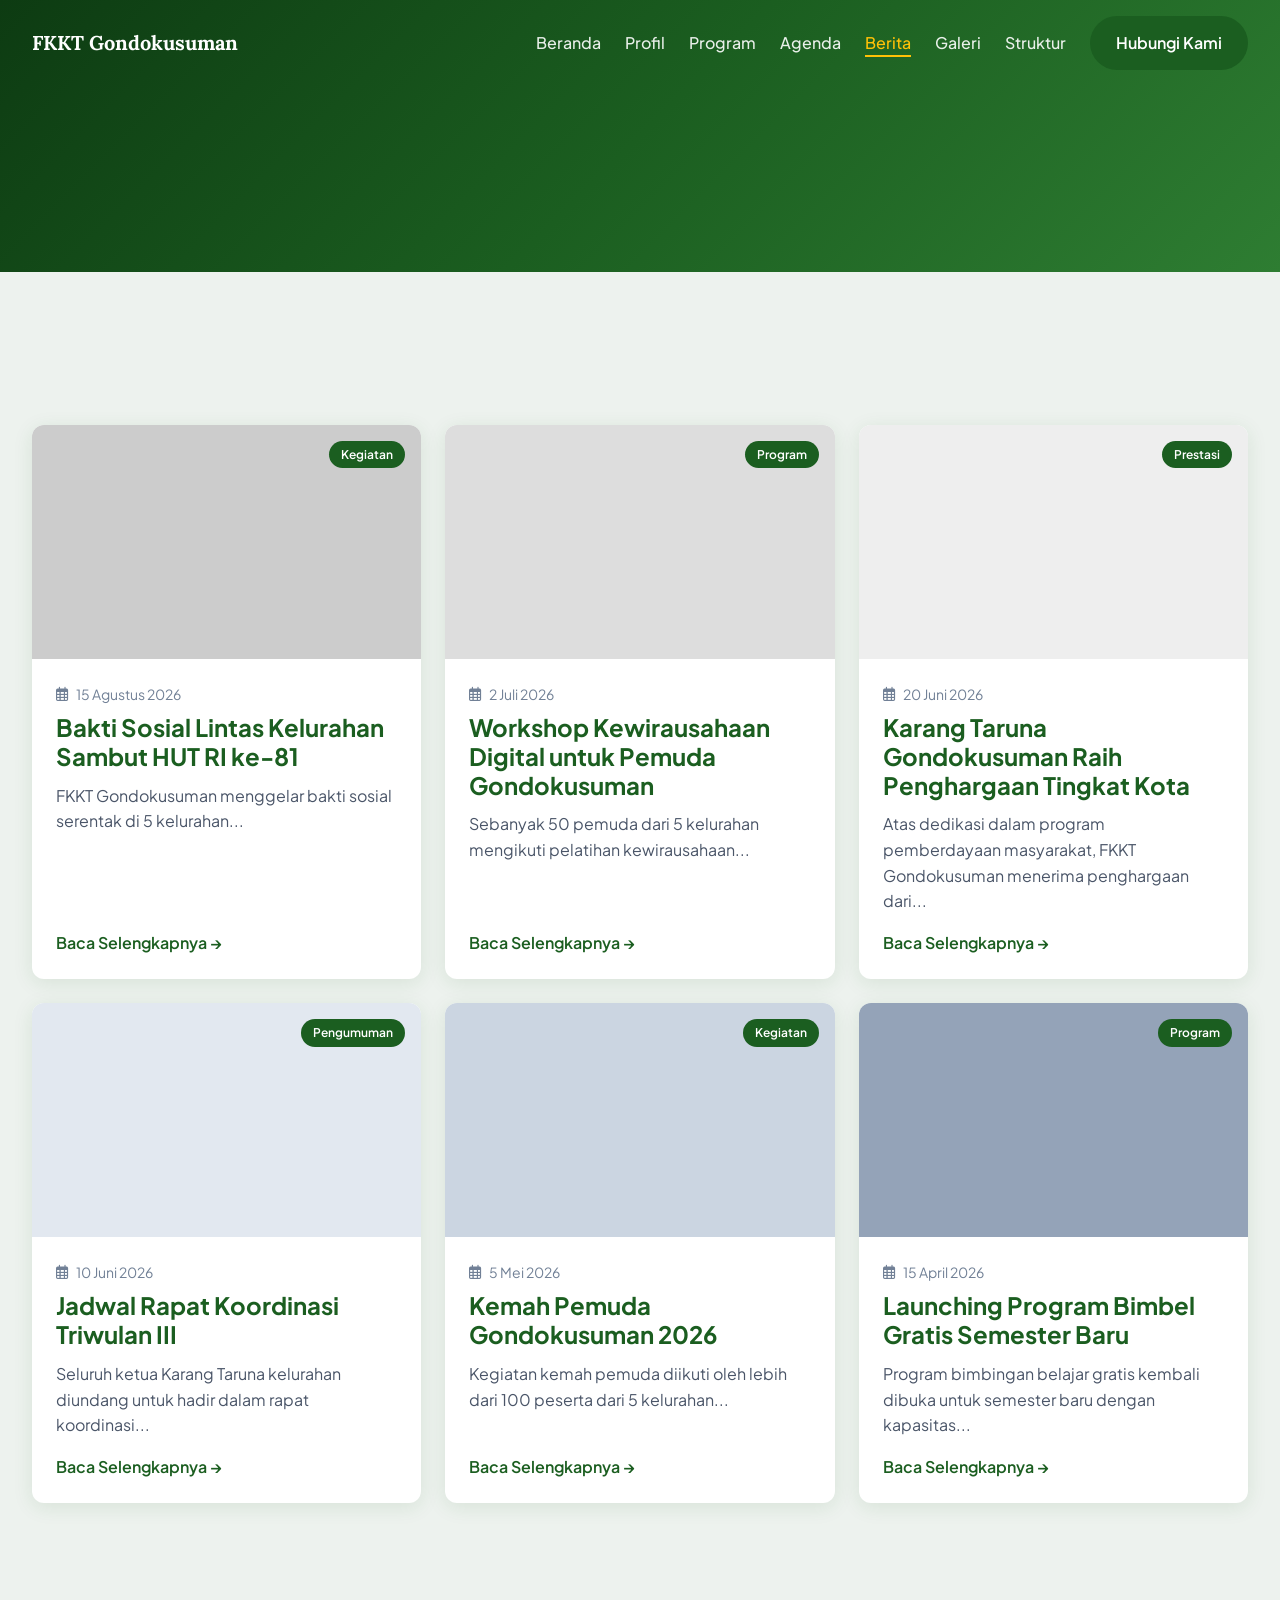
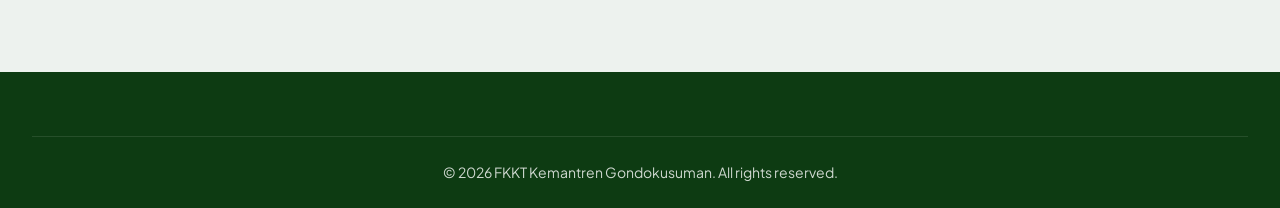
<file: berita.html>
<!DOCTYPE html>
<html lang="id">
<head>
  <meta charset="UTF-8">
  <meta name="viewport" content="width=device-width, initial-scale=1.0">
  <title>Berita & Artikel | FKKT Gondokusuman</title>
  <meta name="description" content="Berita terkini dan artikel seputar kegiatan FKKT Karang Taruna Kemantren Gondokusuman, Yogyakarta.">
  
  <link rel="stylesheet" href="https://cdnjs.cloudflare.com/ajax/libs/font-awesome/6.4.0/css/all.min.css">
  <link rel="stylesheet" href="assets/css/main.css">
  <link rel="stylesheet" href="assets/css/components.css">
  <link rel="stylesheet" href="assets/css/pages.css">
</head>
<body>

  <!-- Navbar -->
  <nav class="navbar scrolled">
    <div class="container">
      <a href="index.html" class="navbar-brand">FKKT Gondokusuman</a>
      <button class="menu-toggle"><i class="fas fa-bars"></i></button>
      <ul class="navbar-nav">
        <li><a href="index.html" class="nav-link">Beranda</a></li>
        <li><a href="profil.html" class="nav-link">Profil</a></li>
        <li><a href="program.html" class="nav-link">Program</a></li>
        <li><a href="agenda.html" class="nav-link">Agenda</a></li>
        <li><a href="berita.html" class="nav-link active">Berita</a></li>
        <li><a href="galeri.html" class="nav-link">Galeri</a></li>
        <li><a href="struktur.html" class="nav-link">Struktur</a></li>
        <li><a href="kontak.html" class="btn btn-primary">Hubungi Kami</a></li>
      </ul>
    </div>
  </nav>

  <!-- Page Hero -->
  <header class="page-hero">
    <div class="container fade-up">
      <h1 class="page-title">Berita & Artikel</h1>
      <div class="breadcrumb">
        <a href="index.html">Beranda</a> <span>/</span> <span>Berita</span>
      </div>
    </div>
  </header>

  <!-- Berita -->
  <section class="py-section bg-alt">
    <div class="container">
      
      <!-- Filters -->
      <div class="gallery-filter fade-up">
        <button class="filter-btn active">Semua</button>
        <button class="filter-btn">Kegiatan</button>
        <button class="filter-btn">Program</button>
        <button class="filter-btn">Prestasi</button>
        <button class="filter-btn">Pengumuman</button>
      </div>

      <div class="stats-grid" style="grid-template-columns: repeat(auto-fill, minmax(320px, 1fr)); gap: var(--space-6);">
        
        <!-- News 1 -->
        <div class="card news-card fade-up stagger-1">
          <div class="card-img-wrap">
            <div class="news-badge">Kegiatan</div>
            <div class="card-img" style="background: #ccc;"></div>
          </div>
          <div class="card-body">
            <div class="news-meta"><i class="far fa-calendar-alt"></i> 15 Agustus 2026</div>
            <h3 class="card-title"><a href="berita-detail.html">Bakti Sosial Lintas Kelurahan Sambut HUT RI ke-81</a></h3>
            <p class="card-text">FKKT Gondokusuman menggelar bakti sosial serentak di 5 kelurahan...</p>
            <a href="berita-detail.html" style="font-weight: 600; margin-top: auto;">Baca Selengkapnya &rarr;</a>
          </div>
        </div>

        <!-- News 2 -->
        <div class="card news-card fade-up stagger-2">
          <div class="card-img-wrap">
            <div class="news-badge">Program</div>
            <div class="card-img" style="background: #ddd;"></div>
          </div>
          <div class="card-body">
            <div class="news-meta"><i class="far fa-calendar-alt"></i> 2 Juli 2026</div>
            <h3 class="card-title"><a href="berita-detail.html">Workshop Kewirausahaan Digital untuk Pemuda Gondokusuman</a></h3>
            <p class="card-text">Sebanyak 50 pemuda dari 5 kelurahan mengikuti pelatihan kewirausahaan...</p>
            <a href="berita-detail.html" style="font-weight: 600; margin-top: auto;">Baca Selengkapnya &rarr;</a>
          </div>
        </div>

        <!-- News 3 -->
        <div class="card news-card fade-up stagger-3">
          <div class="card-img-wrap">
            <div class="news-badge">Prestasi</div>
            <div class="card-img" style="background: #eee;"></div>
          </div>
          <div class="card-body">
            <div class="news-meta"><i class="far fa-calendar-alt"></i> 20 Juni 2026</div>
            <h3 class="card-title"><a href="berita-detail.html">Karang Taruna Gondokusuman Raih Penghargaan Tingkat Kota</a></h3>
            <p class="card-text">Atas dedikasi dalam program pemberdayaan masyarakat, FKKT Gondokusuman menerima penghargaan dari...</p>
            <a href="berita-detail.html" style="font-weight: 600; margin-top: auto;">Baca Selengkapnya &rarr;</a>
          </div>
        </div>
        
        <!-- News 4 -->
        <div class="card news-card fade-up stagger-1">
          <div class="card-img-wrap">
            <div class="news-badge">Pengumuman</div>
            <div class="card-img" style="background: #e2e8f0;"></div>
          </div>
          <div class="card-body">
            <div class="news-meta"><i class="far fa-calendar-alt"></i> 10 Juni 2026</div>
            <h3 class="card-title"><a href="berita-detail.html">Jadwal Rapat Koordinasi Triwulan III</a></h3>
            <p class="card-text">Seluruh ketua Karang Taruna kelurahan diundang untuk hadir dalam rapat koordinasi...</p>
            <a href="berita-detail.html" style="font-weight: 600; margin-top: auto;">Baca Selengkapnya &rarr;</a>
          </div>
        </div>

        <!-- News 5 -->
        <div class="card news-card fade-up stagger-2">
          <div class="card-img-wrap">
            <div class="news-badge">Kegiatan</div>
            <div class="card-img" style="background: #cbd5e1;"></div>
          </div>
          <div class="card-body">
            <div class="news-meta"><i class="far fa-calendar-alt"></i> 5 Mei 2026</div>
            <h3 class="card-title"><a href="berita-detail.html">Kemah Pemuda Gondokusuman 2026</a></h3>
            <p class="card-text">Kegiatan kemah pemuda diikuti oleh lebih dari 100 peserta dari 5 kelurahan...</p>
            <a href="berita-detail.html" style="font-weight: 600; margin-top: auto;">Baca Selengkapnya &rarr;</a>
          </div>
        </div>

        <!-- News 6 -->
        <div class="card news-card fade-up stagger-3">
          <div class="card-img-wrap">
            <div class="news-badge">Program</div>
            <div class="card-img" style="background: #94a3b8;"></div>
          </div>
          <div class="card-body">
            <div class="news-meta"><i class="far fa-calendar-alt"></i> 15 April 2026</div>
            <h3 class="card-title"><a href="berita-detail.html">Launching Program Bimbel Gratis Semester Baru</a></h3>
            <p class="card-text">Program bimbingan belajar gratis kembali dibuka untuk semester baru dengan kapasitas...</p>
            <a href="berita-detail.html" style="font-weight: 600; margin-top: auto;">Baca Selengkapnya &rarr;</a>
          </div>
        </div>

      </div>

      <!-- Pagination -->
      <div class="fade-up" style="display: flex; justify-content: center; margin-top: var(--space-12); gap: var(--space-2);">
        <button class="btn btn-primary" style="padding: var(--space-2) var(--space-4);"><i class="fas fa-chevron-left"></i></button>
        <button class="btn btn-primary" style="padding: var(--space-2) var(--space-4);">1</button>
        <button class="btn btn-outline" style="padding: var(--space-2) var(--space-4);">2</button>
        <button class="btn btn-outline" style="padding: var(--space-2) var(--space-4);">3</button>
        <button class="btn btn-primary" style="padding: var(--space-2) var(--space-4);"><i class="fas fa-chevron-right"></i></button>
      </div>

    </div>
  </section>

  <!-- Footer -->
  <footer class="footer">
    <div class="container">
      <div class="footer-bottom text-center">
        <p>&copy; 2026 FKKT Kemantren Gondokusuman. All rights reserved.</p>
      </div>
    </div>
  </footer>

  <script src="assets/js/main.js"></script>
  <script src="assets/js/animations.js"></script>
</body>
</html>
</file>
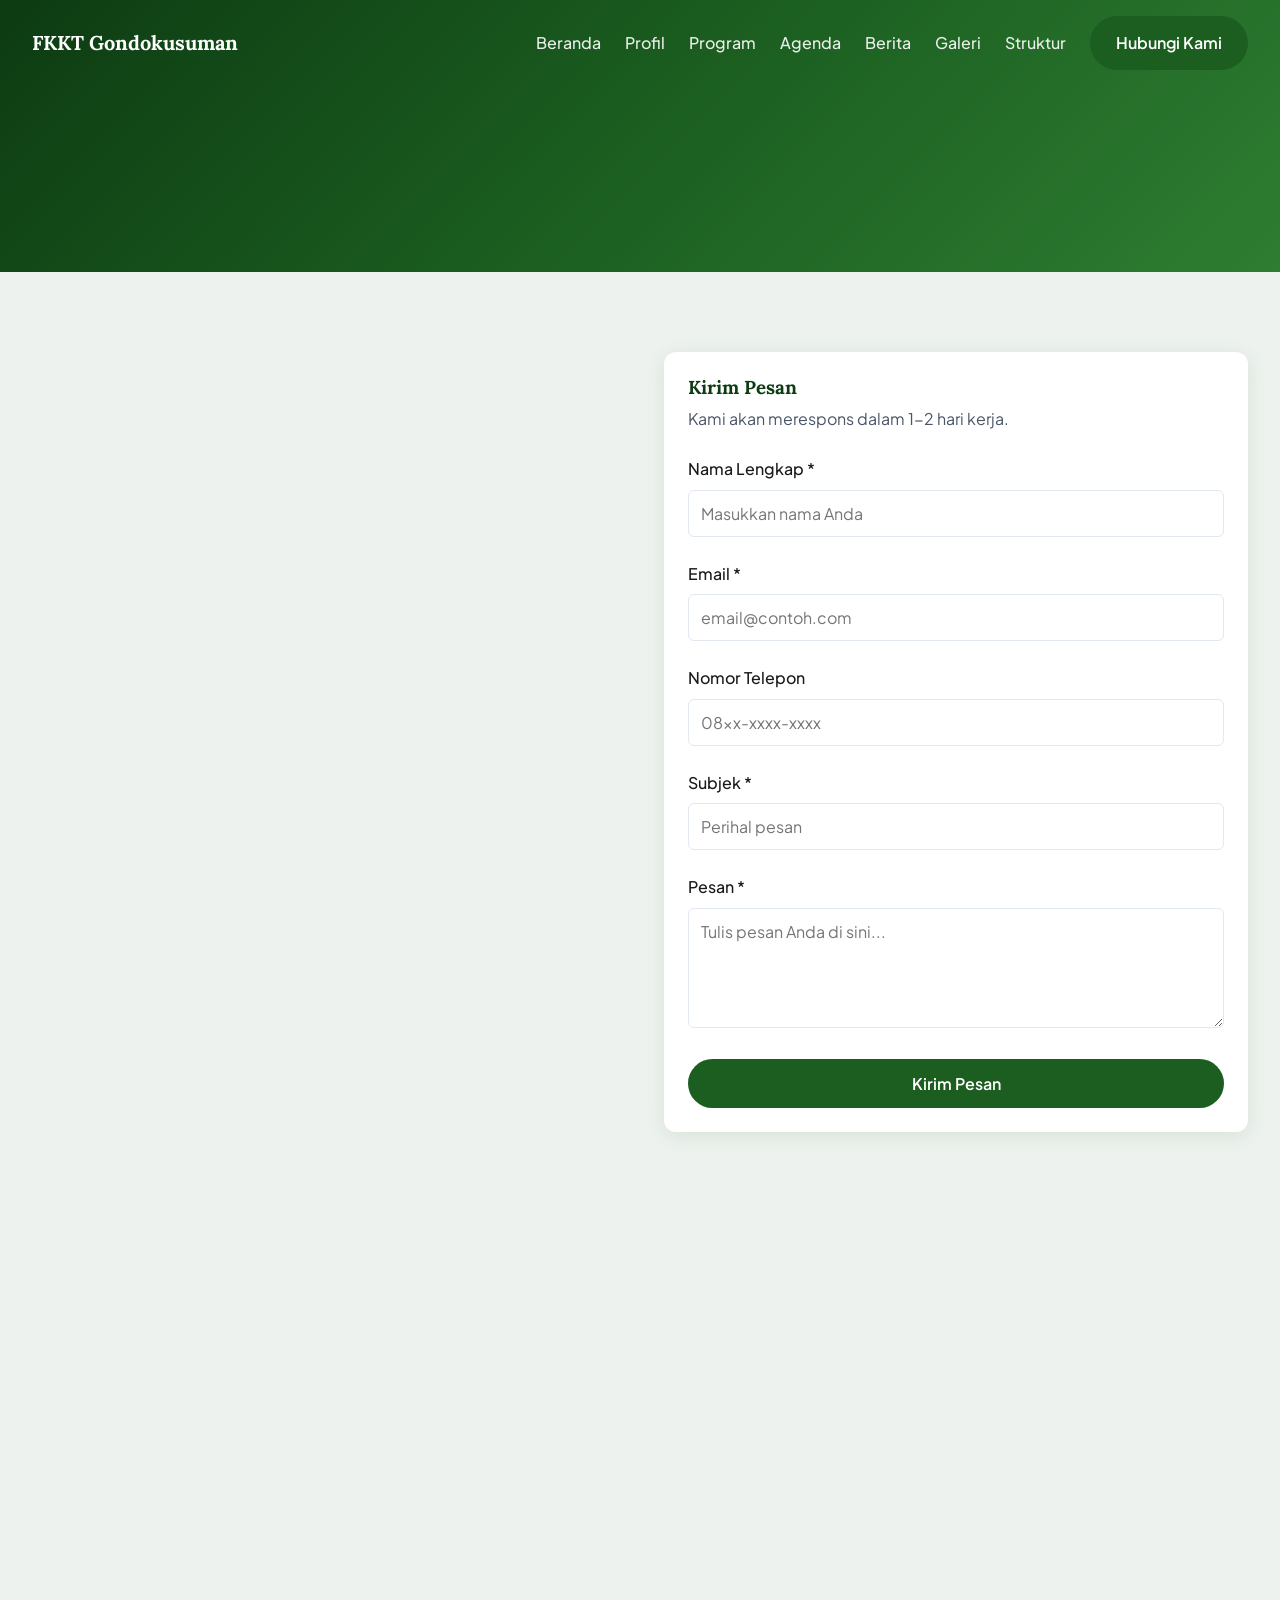
<file: kontak.html>
<!DOCTYPE html>
<html lang="id">
<head>
  <meta charset="UTF-8">
  <meta name="viewport" content="width=device-width, initial-scale=1.0">
  <title>Kontak Kami | FKKT Gondokusuman</title>
  <meta name="description" content="Hubungi FKKT Karang Taruna Kemantren Gondokusuman. Alamat, telepon, email, dan form pesan online.">
  
  <!-- Fonts & Icons -->
  <link rel="stylesheet" href="https://cdnjs.cloudflare.com/ajax/libs/font-awesome/6.4.0/css/all.min.css">
  
  <!-- CSS -->
  <link rel="stylesheet" href="assets/css/main.css">
  <link rel="stylesheet" href="assets/css/components.css">
  <link rel="stylesheet" href="assets/css/pages.css">
</head>
<body>

  <!-- Navbar -->
  <nav class="navbar scrolled">
    <div class="container">
      <a href="index.html" class="navbar-brand">FKKT Gondokusuman</a>
      <button class="menu-toggle" aria-label="Toggle Menu">
        <i class="fas fa-bars"></i>
      </button>
      <ul class="navbar-nav">
        <li><a href="index.html" class="nav-link">Beranda</a></li>
        <li><a href="profil.html" class="nav-link">Profil</a></li>
        <li><a href="program.html" class="nav-link">Program</a></li>
        <li><a href="agenda.html" class="nav-link">Agenda</a></li>
        <li><a href="berita.html" class="nav-link">Berita</a></li>
        <li><a href="galeri.html" class="nav-link">Galeri</a></li>
        <li><a href="struktur.html" class="nav-link">Struktur</a></li>
        <li><a href="kontak.html" class="btn btn-primary active">Hubungi Kami</a></li>
      </ul>
    </div>
  </nav>

  <!-- Page Hero -->
  <header class="page-hero">
    <div class="container fade-up">
      <h1 class="page-title">Hubungi Kami</h1>
      <div class="breadcrumb">
        <a href="index.html">Beranda</a> <span>/</span> <span>Kontak</span>
      </div>
    </div>
  </header>

  <!-- Contact Section -->
  <section class="py-section bg-alt">
    <div class="container">
      <div class="contact-wrapper">
        
        <!-- Contact Info -->
        <div class="contact-info-card fade-up stagger-1">
          <h3>Informasi Kontak</h3>
          <p style="color: rgba(255,255,255,0.8); margin-bottom: var(--space-6);">
            Punya pertanyaan atau ingin berkolaborasi? Jangan ragu untuk menghubungi kami melalui informasi di bawah ini.
          </p>
          
          <div class="contact-list">
            <div class="contact-item">
              <div class="contact-icon"><i class="fas fa-map-marker-alt"></i></div>
              <div class="contact-details">
                <h4>Alamat Kantor</h4>
                <p>Kantor Kemantren Gondokusuman<br>Jl. [Nama Jalan Lengkap]<br>Gondokusuman, Yogyakarta 55221</p>
              </div>
            </div>
            
            <div class="contact-item">
              <div class="contact-icon"><i class="fas fa-phone-alt"></i></div>
              <div class="contact-details">
                <h4>Telepon / WhatsApp</h4>
                <p>+62 [xxx-xxxx-xxxx]</p>
              </div>
            </div>
            
            <div class="contact-item">
              <div class="contact-icon"><i class="fas fa-envelope"></i></div>
              <div class="contact-details">
                <h4>Email</h4>
                <p>fkkt.gondokusuman@gmail.com</p>
              </div>
            </div>
            
            <div class="contact-item">
              <div class="contact-icon"><i class="far fa-clock"></i></div>
              <div class="contact-details">
                <h4>Jam Operasional</h4>
                <p>Senin - Jumat: 08.00 - 16.00 WIB</p>
              </div>
            </div>
          </div>
          
          <h4 style="color: var(--color-surface); margin-top: var(--space-8); margin-bottom: var(--space-4);">Media Sosial</h4>
          <div class="social-links">
            <a href="#" class="social-link"><i class="fab fa-instagram"></i></a>
            <a href="#" class="social-link"><i class="fab fa-facebook-f"></i></a>
            <a href="#" class="social-link"><i class="fab fa-youtube"></i></a>
          </div>
        </div>
        
        <!-- Contact Form -->
        <div class="card fade-up stagger-2">
          <div class="card-body">
            <h3 style="margin-bottom: var(--space-2);">Kirim Pesan</h3>
            <p class="text-secondary" style="margin-bottom: var(--space-6);">Kami akan merespons dalam 1-2 hari kerja.</p>
            
            <form id="contactForm" action="#" method="POST">
              <div class="form-group">
                <label for="name" class="form-label">Nama Lengkap *</label>
                <input type="text" id="name" name="name" class="form-control" required placeholder="Masukkan nama Anda">
              </div>
              
              <div class="form-group">
                <label for="email" class="form-label">Email *</label>
                <input type="email" id="email" name="email" class="form-control" required placeholder="email@contoh.com">
              </div>
              
              <div class="form-group">
                <label for="phone" class="form-label">Nomor Telepon</label>
                <input type="tel" id="phone" name="phone" class="form-control" placeholder="08xx-xxxx-xxxx">
              </div>
              
              <div class="form-group">
                <label for="subject" class="form-label">Subjek *</label>
                <input type="text" id="subject" name="subject" class="form-control" required placeholder="Perihal pesan">
              </div>
              
              <div class="form-group">
                <label for="message" class="form-label">Pesan *</label>
                <textarea id="message" name="message" class="form-control" required placeholder="Tulis pesan Anda di sini..."></textarea>
              </div>
              
              <button type="submit" class="btn btn-primary" style="width: 100%;">Kirim Pesan</button>
            </form>
          </div>
        </div>
        
      </div>
      
      <!-- Google Maps -->
      <div class="fade-up map-container">
        <!-- Placeholder iframe for Google Maps Kemantren Gondokusuman -->
        <iframe 
          src="https://www.google.com/maps/embed?pb=!1m18!1m12!1m3!1d3953.0729789390233!2d110.377651014777!3d-7.782084994391694!2m3!1f0!2f0!3f0!3m2!1i1024!2i768!4f13.1!3m3!1m2!1s0x2e7a582bf2dc7f8f%3A0xc3c94294a867df3c!2sKantor%20Kemantren%20Gondokusuman!5e0!3m2!1sen!2sid!4v1650000000000!5m2!1sen!2sid" 
          width="100%" height="100%" style="border:0;" allowfullscreen="" loading="lazy" referrerpolicy="no-referrer-when-downgrade">
        </iframe>
      </div>
      
    </div>
  </section>

  <!-- JS -->
  <script src="assets/js/main.js"></script>
  <script src="assets/js/animations.js"></script>
  <script>
    document.getElementById('contactForm').addEventListener('submit', function(e) {
      e.preventDefault();
      alert('Pesan berhasil dikirim! (Demo mode)');
      this.reset();
    });
  </script>
</body>
</html>
</file>
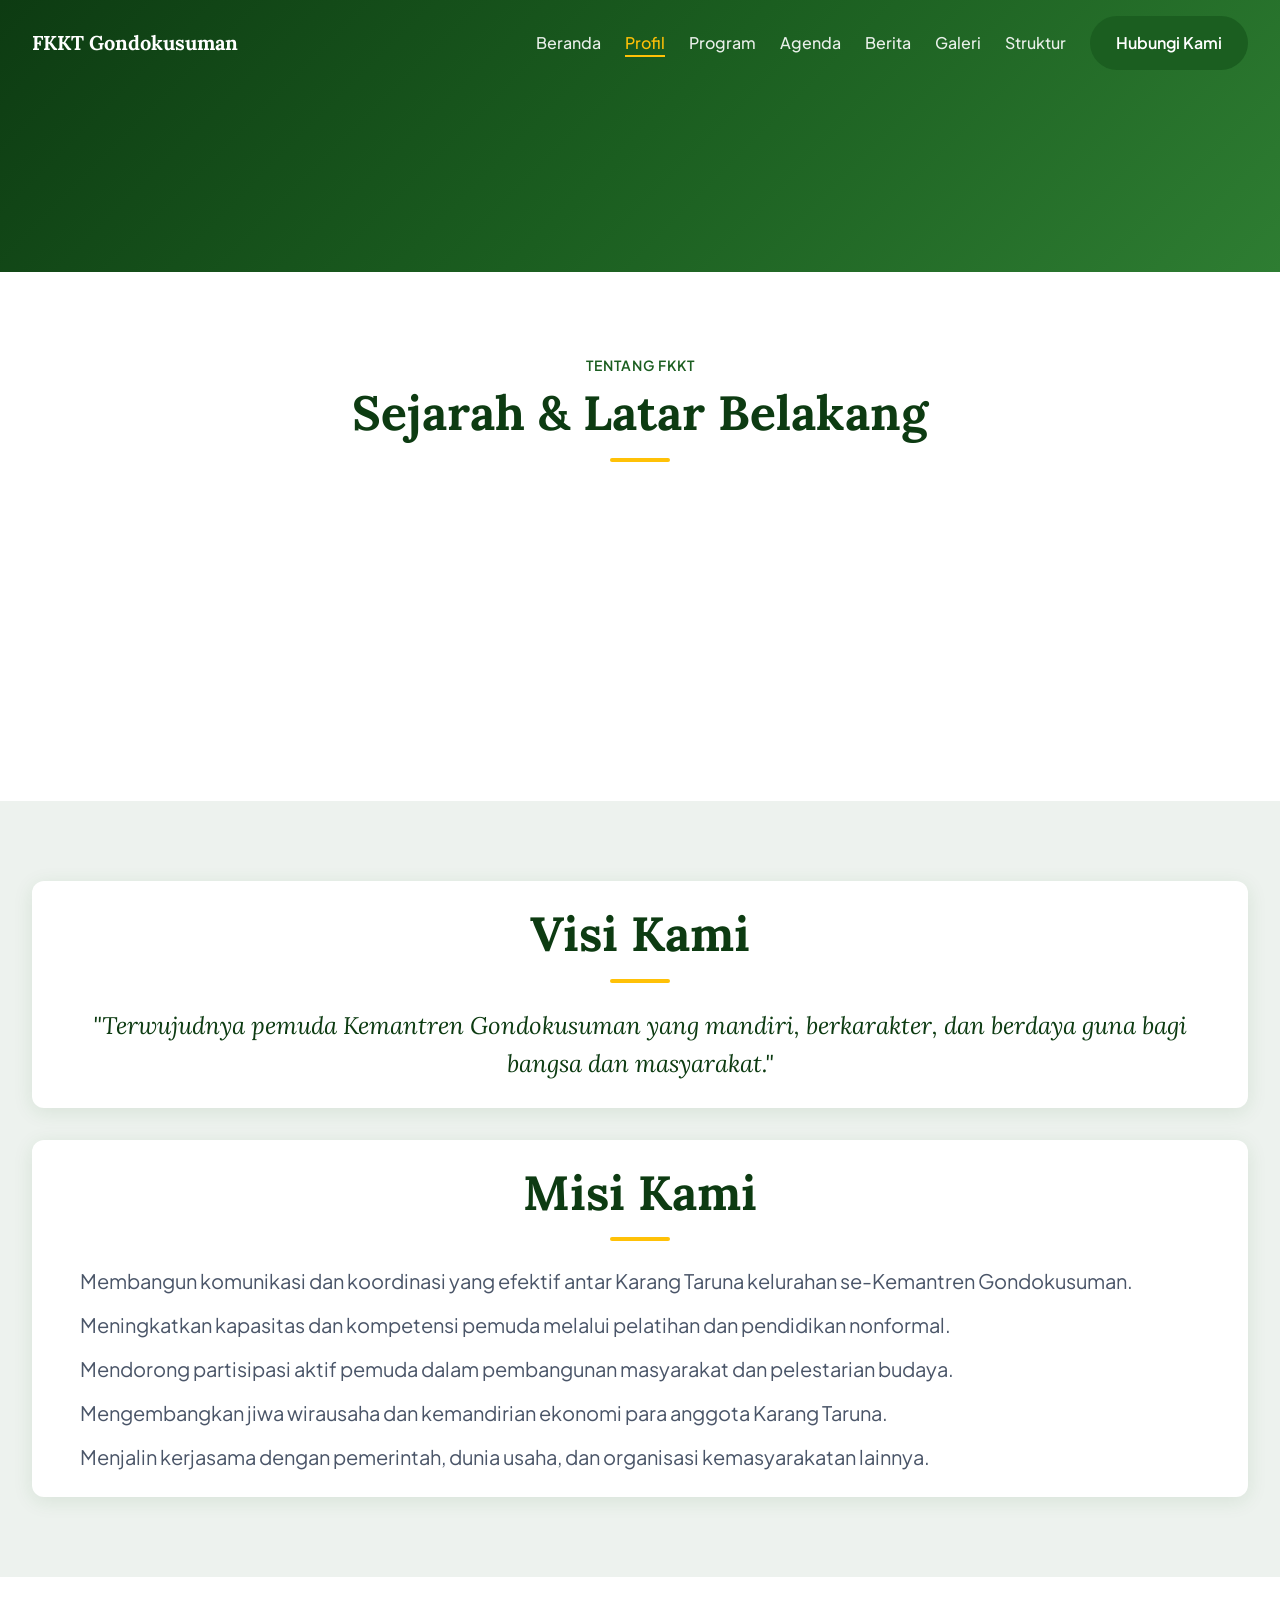
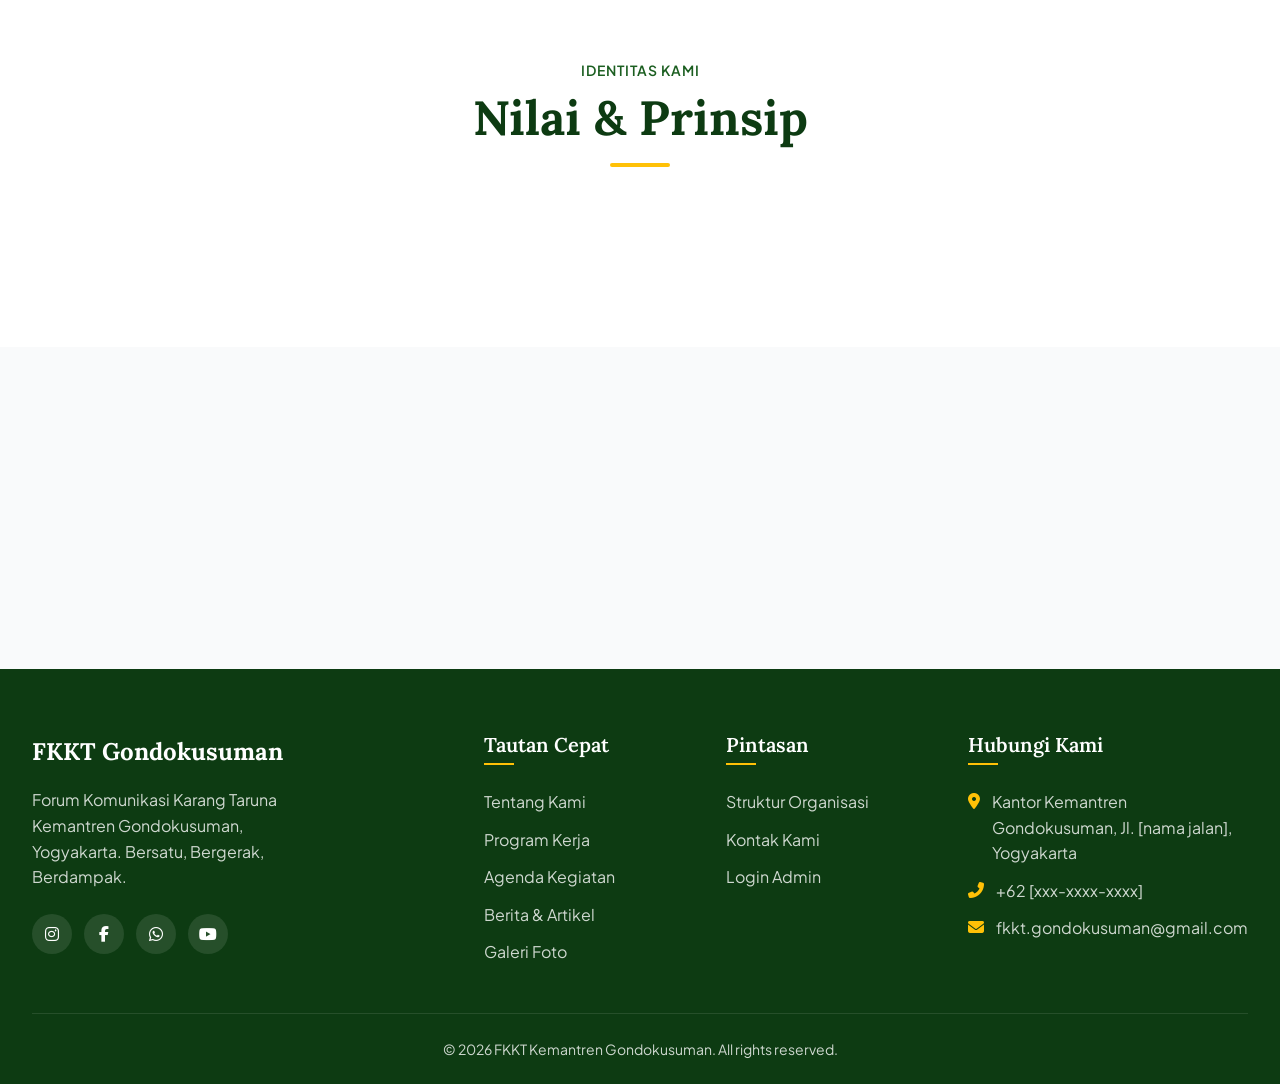
<file: profil.html>
<!DOCTYPE html>
<html lang="id">
<head>
  <meta charset="UTF-8">
  <meta name="viewport" content="width=device-width, initial-scale=1.0">
  <title>Profil Organisasi | FKKT Gondokusuman</title>
  <meta name="description" content="Mengenal FKKT Karang Taruna Kemantren Gondokusuman: sejarah, visi misi, dan nilai-nilai organisasi pemuda Gondokusuman, Yogyakarta.">
  
  <!-- Fonts & Icons -->
  <link rel="stylesheet" href="https://cdnjs.cloudflare.com/ajax/libs/font-awesome/6.4.0/css/all.min.css">
  
  <!-- CSS -->
  <link rel="stylesheet" href="assets/css/main.css">
  <link rel="stylesheet" href="assets/css/components.css">
  <link rel="stylesheet" href="assets/css/pages.css">
</head>
<body>

  <!-- Navbar -->
  <nav class="navbar scrolled">
    <div class="container">
      <a href="index.html" class="navbar-brand">
        FKKT Gondokusuman
      </a>
      <button class="menu-toggle" aria-label="Toggle Menu">
        <i class="fas fa-bars"></i>
      </button>
      <ul class="navbar-nav">
        <li><a href="index.html" class="nav-link">Beranda</a></li>
        <li><a href="profil.html" class="nav-link active">Profil</a></li>
        <li><a href="program.html" class="nav-link">Program</a></li>
        <li><a href="agenda.html" class="nav-link">Agenda</a></li>
        <li><a href="berita.html" class="nav-link">Berita</a></li>
        <li><a href="galeri.html" class="nav-link">Galeri</a></li>
        <li><a href="struktur.html" class="nav-link">Struktur</a></li>
        <li><a href="kontak.html" class="btn btn-primary">Hubungi Kami</a></li>
      </ul>
    </div>
  </nav>

  <!-- Page Hero -->
  <header class="page-hero">
    <div class="container fade-up">
      <h1 class="page-title">Profil Organisasi</h1>
      <div class="breadcrumb">
        <a href="index.html">Beranda</a> <span>/</span> <span>Profil</span>
      </div>
    </div>
  </header>

  <!-- Sejarah -->
  <section class="py-section bg-white">
    <div class="container">
      <div class="section-header fade-up">
        <span class="section-label">Tentang FKKT</span>
        <h2 class="section-title">Sejarah & Latar Belakang</h2>
        <div class="section-divider"></div>
      </div>
      <div class="fade-up" style="max-width: 800px; margin: 0 auto; text-align: justify;">
        <p style="margin-bottom: var(--space-4);">
          FKKT Karang Taruna Kemantren Gondokusuman dibentuk sebagai wadah koordinasi antar Karang Taruna kelurahan di wilayah Kemantren Gondokusuman, Kota Yogyakarta. 
        </p>
        <p style="margin-bottom: var(--space-4);">
          [Placeholder: Tambahkan sejarah pendirian, tahun berdiri, dan milestone organisasi di sini. Data ini akan diperbarui oleh admin.]
        </p>
        <p>
          Organisasi ini bertujuan untuk menyatukan visi kepemudaan di tingkat kemantren agar setiap program yang berjalan dapat memberikan dampak yang lebih luas dan terkoordinasi dengan baik antar 5 kelurahan: Demangan, Klitren, Kotabaru, Baciro, dan Terban.
        </p>
      </div>
    </div>
  </section>

  <!-- Visi Misi -->
  <section class="py-section bg-alt">
    <div class="container">
      <div class="stats-grid" style="grid-template-columns: 1fr; gap: var(--space-8);">
        
        <div class="card fade-up">
          <div class="card-body">
            <h2 class="section-title text-center">Visi Kami</h2>
            <div class="section-divider" style="margin-bottom: var(--space-6);"></div>
            <p class="text-center" style="font-size: var(--text-xl); font-family: var(--font-secondary); font-style: italic; color: var(--color-primary-dark);">
              "Terwujudnya pemuda Kemantren Gondokusuman yang mandiri, berkarakter, dan berdaya guna bagi bangsa dan masyarakat."
            </p>
          </div>
        </div>

        <div class="card fade-up">
          <div class="card-body">
            <h2 class="section-title text-center">Misi Kami</h2>
            <div class="section-divider" style="margin-bottom: var(--space-6);"></div>
            <ol style="padding-left: var(--space-6); display: flex; flex-direction: column; gap: var(--space-3); color: var(--color-text-secondary); font-size: var(--text-lg);">
              <li>Membangun komunikasi dan koordinasi yang efektif antar Karang Taruna kelurahan se-Kemantren Gondokusuman.</li>
              <li>Meningkatkan kapasitas dan kompetensi pemuda melalui pelatihan dan pendidikan nonformal.</li>
              <li>Mendorong partisipasi aktif pemuda dalam pembangunan masyarakat dan pelestarian budaya.</li>
              <li>Mengembangkan jiwa wirausaha dan kemandirian ekonomi para anggota Karang Taruna.</li>
              <li>Menjalin kerjasama dengan pemerintah, dunia usaha, dan organisasi kemasyarakatan lainnya.</li>
            </ol>
          </div>
        </div>

      </div>
    </div>
  </section>

  <!-- Nilai Organisasi -->
  <section class="py-section bg-white">
    <div class="container text-center">
      <div class="section-header fade-up">
        <span class="section-label">Identitas Kami</span>
        <h2 class="section-title">Nilai & Prinsip</h2>
        <div class="section-divider"></div>
      </div>
      <div class="value-list fade-up stagger-1">
        <div class="value-item">Kebersamaan</div>
        <div class="value-item">Integritas</div>
        <div class="value-item">Kreativitas</div>
        <div class="value-item">Kepedulian</div>
        <div class="value-item">Kemandirian</div>
      </div>
    </div>
  </section>

  <!-- CTA -->
  <section class="cta-banner fade-up">
    <div class="container">
      <h2>Lihat Susunan Pengurus</h2>
      <p>Kenali wajah-wajah pemuda di balik pergerakan FKKT Gondokusuman.</p>
      <a href="struktur.html" class="btn btn-accent">Lihat Struktur Organisasi</a>
    </div>
  </section>

  <!-- Footer -->
  <footer class="footer">
    <div class="container">
      <div class="footer-top">
        <div>
          <div class="footer-brand">
            FKKT Gondokusuman
          </div>
          <p class="footer-desc">
            Forum Komunikasi Karang Taruna Kemantren Gondokusuman, Yogyakarta. Bersatu, Bergerak, Berdampak.
          </p>
          <div class="social-links">
            <a href="#" class="social-link" aria-label="Instagram"><i class="fab fa-instagram"></i></a>
            <a href="#" class="social-link" aria-label="Facebook"><i class="fab fa-facebook-f"></i></a>
            <a href="#" class="social-link" aria-label="WhatsApp"><i class="fab fa-whatsapp"></i></a>
            <a href="#" class="social-link" aria-label="YouTube"><i class="fab fa-youtube"></i></a>
          </div>
        </div>
        
        <div>
          <h3 class="footer-title">Tautan Cepat</h3>
          <ul class="footer-links">
            <li><a href="profil.html" class="footer-link">Tentang Kami</a></li>
            <li><a href="program.html" class="footer-link">Program Kerja</a></li>
            <li><a href="agenda.html" class="footer-link">Agenda Kegiatan</a></li>
            <li><a href="berita.html" class="footer-link">Berita & Artikel</a></li>
            <li><a href="galeri.html" class="footer-link">Galeri Foto</a></li>
          </ul>
        </div>
        
        <div>
          <h3 class="footer-title">Pintasan</h3>
          <ul class="footer-links">
            <li><a href="struktur.html" class="footer-link">Struktur Organisasi</a></li>
            <li><a href="kontak.html" class="footer-link">Kontak Kami</a></li>
            <li><a href="admin/login.html" class="footer-link">Login Admin</a></li>
          </ul>
        </div>
        
        <div>
          <h3 class="footer-title">Hubungi Kami</h3>
          <ul class="footer-contact">
            <li>
              <i class="fas fa-map-marker-alt"></i>
              <span>Kantor Kemantren Gondokusuman, Jl. [nama jalan], Yogyakarta</span>
            </li>
            <li>
              <i class="fas fa-phone-alt"></i>
              <span>+62 [xxx-xxxx-xxxx]</span>
            </li>
            <li>
              <i class="fas fa-envelope"></i>
              <span>fkkt.gondokusuman@gmail.com</span>
            </li>
          </ul>
        </div>
      </div>
      
      <div class="footer-bottom">
        <p>&copy; 2026 FKKT Kemantren Gondokusuman. All rights reserved.</p>
      </div>
    </div>
  </footer>

  <!-- JS -->
  <script src="assets/js/main.js"></script>
  <script src="assets/js/animations.js"></script>
</body>
</html>
</file>
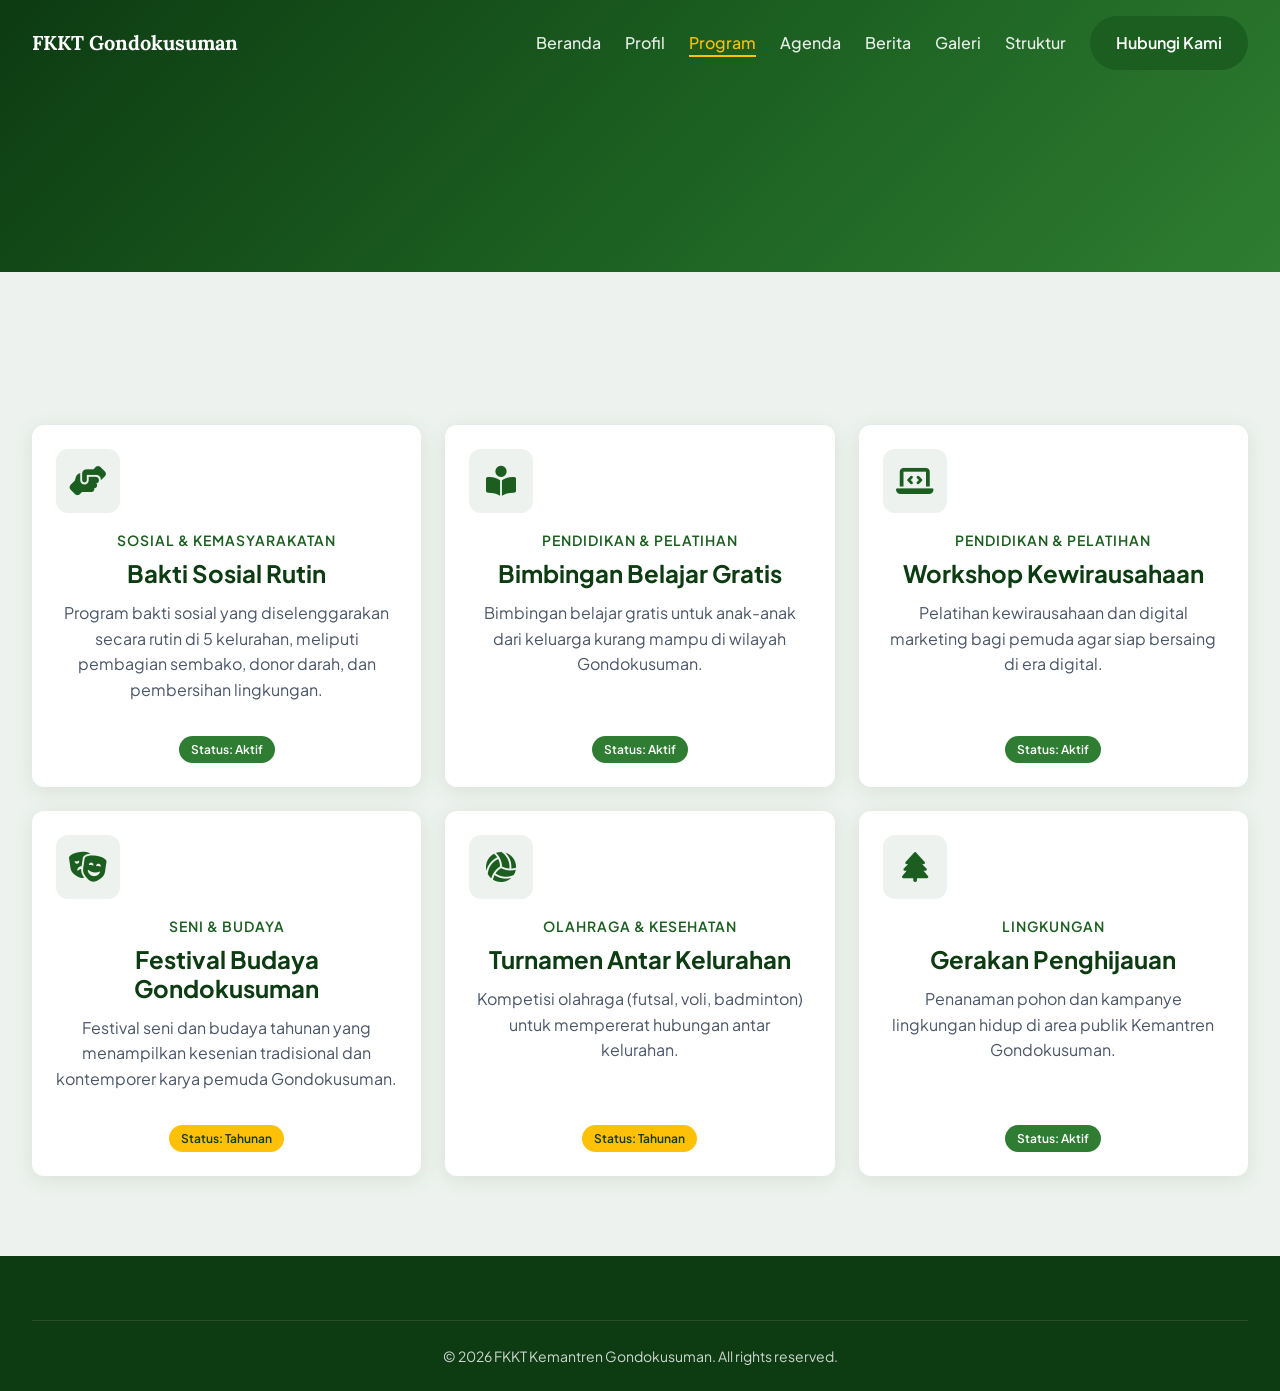
<file: program.html>
<!DOCTYPE html>
<html lang="id">
<head>
  <meta charset="UTF-8">
  <meta name="viewport" content="width=device-width, initial-scale=1.0">
  <title>Program & Kegiatan | FKKT Gondokusuman</title>
  <meta name="description" content="Berbagai program dan kegiatan FKKT Karang Taruna Gondokusuman: sosial, pendidikan, seni budaya, olahraga, dan lingkungan.">
  
  <!-- Fonts & Icons -->
  <link rel="stylesheet" href="https://cdnjs.cloudflare.com/ajax/libs/font-awesome/6.4.0/css/all.min.css">
  
  <!-- CSS -->
  <link rel="stylesheet" href="assets/css/main.css">
  <link rel="stylesheet" href="assets/css/components.css">
  <link rel="stylesheet" href="assets/css/pages.css">
</head>
<body>

  <!-- Navbar -->
  <nav class="navbar scrolled">
    <!-- ... nav structure ... -->
    <div class="container">
      <a href="index.html" class="navbar-brand">FKKT Gondokusuman</a>
      <button class="menu-toggle" aria-label="Toggle Menu">
        <i class="fas fa-bars"></i>
      </button>
      <ul class="navbar-nav">
        <li><a href="index.html" class="nav-link">Beranda</a></li>
        <li><a href="profil.html" class="nav-link">Profil</a></li>
        <li><a href="program.html" class="nav-link active">Program</a></li>
        <li><a href="agenda.html" class="nav-link">Agenda</a></li>
        <li><a href="berita.html" class="nav-link">Berita</a></li>
        <li><a href="galeri.html" class="nav-link">Galeri</a></li>
        <li><a href="struktur.html" class="nav-link">Struktur</a></li>
        <li><a href="kontak.html" class="btn btn-primary">Hubungi Kami</a></li>
      </ul>
    </div>
  </nav>

  <!-- Page Hero -->
  <header class="page-hero">
    <div class="container fade-up">
      <h1 class="page-title">Program Kerja</h1>
      <div class="breadcrumb">
        <a href="index.html">Beranda</a> <span>/</span> <span>Program</span>
      </div>
    </div>
  </header>

  <!-- Programs -->
  <section class="py-section bg-alt">
    <div class="container">
      
      <!-- Filters (Mockup for JS) -->
      <div class="gallery-filter fade-up">
        <button class="filter-btn active">Semua</button>
        <button class="filter-btn">Sosial & Kemasyarakatan</button>
        <button class="filter-btn">Pendidikan & Pelatihan</button>
        <button class="filter-btn">Seni & Budaya</button>
        <button class="filter-btn">Olahraga & Kesehatan</button>
        <button class="filter-btn">Lingkungan</button>
      </div>
      
      <div class="stats-grid" style="grid-template-columns: repeat(auto-fill, minmax(320px, 1fr));">
        
        <!-- Program 1 -->
        <div class="card fade-up stagger-1">
          <div class="card-body text-center">
            <div class="card-icon mx-auto"><i class="fas fa-hands-helping"></i></div>
            <div class="section-label">Sosial & Kemasyarakatan</div>
            <h3 class="card-title">Bakti Sosial Rutin</h3>
            <p class="card-text">Program bakti sosial yang diselenggarakan secara rutin di 5 kelurahan, meliputi pembagian sembako, donor darah, dan pembersihan lingkungan.</p>
            <div style="margin-top: var(--space-4);">
              <span class="news-badge" style="position: static; display: inline-block; background-color: var(--color-primary-light);">Status: Aktif</span>
            </div>
          </div>
        </div>

        <!-- Program 2 -->
        <div class="card fade-up stagger-2">
          <div class="card-body text-center">
            <div class="card-icon mx-auto"><i class="fas fa-book-reader"></i></div>
            <div class="section-label">Pendidikan & Pelatihan</div>
            <h3 class="card-title">Bimbingan Belajar Gratis</h3>
            <p class="card-text">Bimbingan belajar gratis untuk anak-anak dari keluarga kurang mampu di wilayah Gondokusuman.</p>
            <div style="margin-top: var(--space-4);">
              <span class="news-badge" style="position: static; display: inline-block; background-color: var(--color-primary-light);">Status: Aktif</span>
            </div>
          </div>
        </div>

        <!-- Program 3 -->
        <div class="card fade-up stagger-3">
          <div class="card-body text-center">
            <div class="card-icon mx-auto"><i class="fas fa-laptop-code"></i></div>
            <div class="section-label">Pendidikan & Pelatihan</div>
            <h3 class="card-title">Workshop Kewirausahaan</h3>
            <p class="card-text">Pelatihan kewirausahaan dan digital marketing bagi pemuda agar siap bersaing di era digital.</p>
            <div style="margin-top: var(--space-4);">
              <span class="news-badge" style="position: static; display: inline-block; background-color: var(--color-primary-light);">Status: Aktif</span>
            </div>
          </div>
        </div>

        <!-- Program 4 -->
        <div class="card fade-up stagger-4">
          <div class="card-body text-center">
            <div class="card-icon mx-auto"><i class="fas fa-theater-masks"></i></div>
            <div class="section-label">Seni & Budaya</div>
            <h3 class="card-title">Festival Budaya Gondokusuman</h3>
            <p class="card-text">Festival seni dan budaya tahunan yang menampilkan kesenian tradisional dan kontemporer karya pemuda Gondokusuman.</p>
            <div style="margin-top: var(--space-4);">
              <span class="news-badge" style="position: static; display: inline-block; background-color: var(--color-accent); color: var(--color-primary-dark);">Status: Tahunan</span>
            </div>
          </div>
        </div>

        <!-- Program 5 -->
        <div class="card fade-up stagger-5">
          <div class="card-body text-center">
            <div class="card-icon mx-auto"><i class="fas fa-volleyball-ball"></i></div>
            <div class="section-label">Olahraga & Kesehatan</div>
            <h3 class="card-title">Turnamen Antar Kelurahan</h3>
            <p class="card-text">Kompetisi olahraga (futsal, voli, badminton) untuk mempererat hubungan antar kelurahan.</p>
            <div style="margin-top: var(--space-4);">
              <span class="news-badge" style="position: static; display: inline-block; background-color: var(--color-accent); color: var(--color-primary-dark);">Status: Tahunan</span>
            </div>
          </div>
        </div>

        <!-- Program 6 -->
        <div class="card fade-up stagger-1">
          <div class="card-body text-center">
            <div class="card-icon mx-auto"><i class="fas fa-tree"></i></div>
            <div class="section-label">Lingkungan</div>
            <h3 class="card-title">Gerakan Penghijauan</h3>
            <p class="card-text">Penanaman pohon dan kampanye lingkungan hidup di area publik Kemantren Gondokusuman.</p>
            <div style="margin-top: var(--space-4);">
              <span class="news-badge" style="position: static; display: inline-block; background-color: var(--color-primary-light);">Status: Aktif</span>
            </div>
          </div>
        </div>
        
      </div>
    </div>
  </section>

  <!-- Footer -->
  <footer class="footer">
    <div class="container">
      <div class="footer-bottom text-center">
        <p>&copy; 2026 FKKT Kemantren Gondokusuman. All rights reserved.</p>
      </div>
    </div>
  </footer>

  <!-- JS -->
  <script src="assets/js/main.js"></script>
  <script src="assets/js/animations.js"></script>
</body>
</html>
</file>
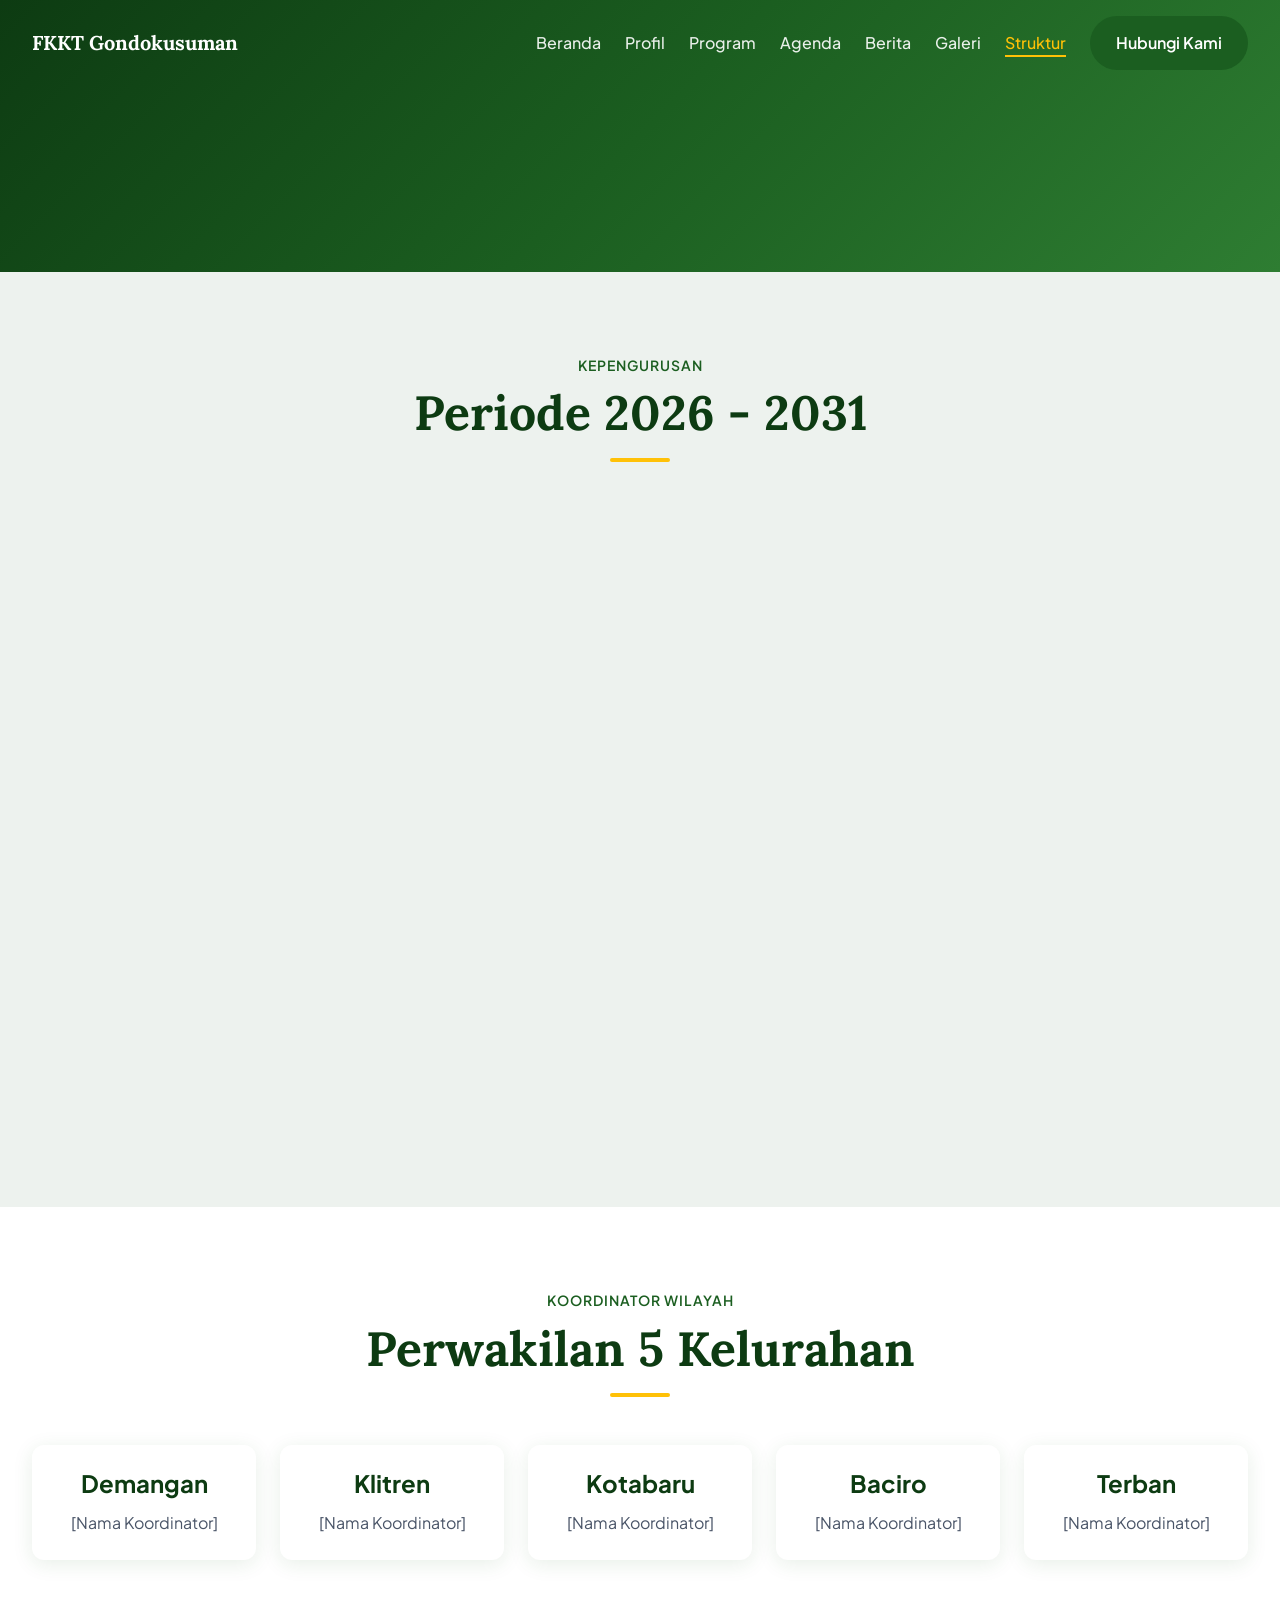
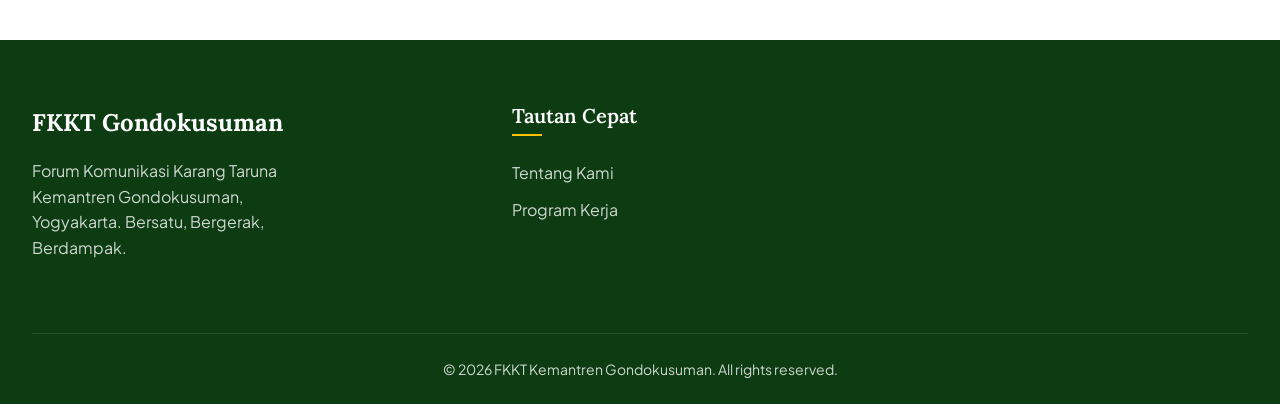
<file: struktur.html>
<!DOCTYPE html>
<html lang="id">
<head>
  <meta charset="UTF-8">
  <meta name="viewport" content="width=device-width, initial-scale=1.0">
  <title>Struktur Organisasi | FKKT Gondokusuman</title>
  <meta name="description" content="Susunan pengurus FKKT Karang Taruna Kemantren Gondokusuman periode saat ini.">
  
  <!-- Fonts & Icons -->
  <link rel="stylesheet" href="https://cdnjs.cloudflare.com/ajax/libs/font-awesome/6.4.0/css/all.min.css">
  
  <!-- CSS -->
  <link rel="stylesheet" href="assets/css/main.css">
  <link rel="stylesheet" href="assets/css/components.css">
  <link rel="stylesheet" href="assets/css/pages.css">
</head>
<body>

  <!-- Navbar -->
  <nav class="navbar scrolled">
    <div class="container">
      <a href="index.html" class="navbar-brand">
        FKKT Gondokusuman
      </a>
      <button class="menu-toggle" aria-label="Toggle Menu">
        <i class="fas fa-bars"></i>
      </button>
      <ul class="navbar-nav">
        <li><a href="index.html" class="nav-link">Beranda</a></li>
        <li><a href="profil.html" class="nav-link">Profil</a></li>
        <li><a href="program.html" class="nav-link">Program</a></li>
        <li><a href="agenda.html" class="nav-link">Agenda</a></li>
        <li><a href="berita.html" class="nav-link">Berita</a></li>
        <li><a href="galeri.html" class="nav-link">Galeri</a></li>
        <li><a href="struktur.html" class="nav-link active">Struktur</a></li>
        <li><a href="kontak.html" class="btn btn-primary">Hubungi Kami</a></li>
      </ul>
    </div>
  </nav>

  <!-- Page Hero -->
  <header class="page-hero">
    <div class="container fade-up">
      <h1 class="page-title">Struktur Organisasi</h1>
      <div class="breadcrumb">
        <a href="index.html">Beranda</a> <span>/</span> <span>Struktur</span>
      </div>
    </div>
  </header>

  <!-- Struktur Organisasi -->
  <section class="py-section bg-alt">
    <div class="container">
      <div class="section-header fade-up">
        <span class="section-label">Kepengurusan</span>
        <h2 class="section-title">Periode 2026 - 2031</h2>
        <div class="section-divider"></div>
      </div>
      
      <div class="org-chart fade-up">
        <!-- Level 1: Ketua -->
        <div class="org-level">
          <div class="org-node">
            <div class="org-node-title">Ketua</div>
            <div class="org-node-name">[Nama Ketua]</div>
          </div>
        </div>
        
        <!-- Level 2: Wakil -->
        <div class="org-level">
          <div class="org-node">
            <div class="org-node-title">Wakil Ketua</div>
            <div class="org-node-name">[Nama Wakil]</div>
          </div>
        </div>
        
        <!-- Level 3: SekBend -->
        <div class="org-level">
          <div class="org-node">
            <div class="org-node-title">Sekretaris</div>
            <div class="org-node-name">[Nama Sekretaris]</div>
          </div>
          <div class="org-node">
            <div class="org-node-title">Bendahara</div>
            <div class="org-node-name">[Nama Bendahara]</div>
          </div>
        </div>
        
        <!-- Level 4: Bidang-bidang -->
        <div class="org-level" style="flex-wrap: wrap;">
          <div class="org-node">
            <div class="org-node-title">Bidang Pengabdian Masyarakat</div>
            <div class="org-node-name">[Nama Kabid]</div>
          </div>
          <div class="org-node">
            <div class="org-node-title">Bidang Pendidikan & Pelatihan</div>
            <div class="org-node-name">[Nama Kabid]</div>
          </div>
          <div class="org-node">
            <div class="org-node-title">Bidang Seni, Budaya & Olahraga</div>
            <div class="org-node-name">[Nama Kabid]</div>
          </div>
          <div class="org-node">
            <div class="org-node-title">Bidang Komunikasi & Informasi</div>
            <div class="org-node-name">[Nama Kabid]</div>
          </div>
          <div class="org-node">
            <div class="org-node-title">Bidang Kewirausahaan</div>
            <div class="org-node-name">[Nama Kabid]</div>
          </div>
        </div>
      </div>
    </div>
  </section>

  <!-- Perwakilan Kelurahan -->
  <section class="py-section bg-white">
    <div class="container">
      <div class="section-header fade-up">
        <span class="section-label">Koordinator Wilayah</span>
        <h2 class="section-title">Perwakilan 5 Kelurahan</h2>
        <div class="section-divider"></div>
      </div>
      
      <div class="stats-grid" style="grid-template-columns: repeat(auto-fit, minmax(200px, 1fr));">
        <div class="card fade-up stagger-1 text-center">
          <div class="card-body">
            <h3 class="card-title" style="color: var(--color-primary-dark);">Demangan</h3>
            <p class="text-secondary">[Nama Koordinator]</p>
          </div>
        </div>
        <div class="card fade-up stagger-2 text-center">
          <div class="card-body">
            <h3 class="card-title" style="color: var(--color-primary-dark);">Klitren</h3>
            <p class="text-secondary">[Nama Koordinator]</p>
          </div>
        </div>
        <div class="card fade-up stagger-3 text-center">
          <div class="card-body">
            <h3 class="card-title" style="color: var(--color-primary-dark);">Kotabaru</h3>
            <p class="text-secondary">[Nama Koordinator]</p>
          </div>
        </div>
        <div class="card fade-up stagger-4 text-center">
          <div class="card-body">
            <h3 class="card-title" style="color: var(--color-primary-dark);">Baciro</h3>
            <p class="text-secondary">[Nama Koordinator]</p>
          </div>
        </div>
        <div class="card fade-up stagger-5 text-center">
          <div class="card-body">
            <h3 class="card-title" style="color: var(--color-primary-dark);">Terban</h3>
            <p class="text-secondary">[Nama Koordinator]</p>
          </div>
        </div>
      </div>
    </div>
  </section>

  <!-- Footer -->
  <footer class="footer">
    <!-- ... same footer content as other pages ... -->
    <div class="container">
      <div class="footer-top">
        <div>
          <div class="footer-brand">FKKT Gondokusuman</div>
          <p class="footer-desc">Forum Komunikasi Karang Taruna Kemantren Gondokusuman, Yogyakarta. Bersatu, Bergerak, Berdampak.</p>
        </div>
        <div>
          <h3 class="footer-title">Tautan Cepat</h3>
          <ul class="footer-links">
            <li><a href="profil.html" class="footer-link">Tentang Kami</a></li>
            <li><a href="program.html" class="footer-link">Program Kerja</a></li>
          </ul>
        </div>
      </div>
      <div class="footer-bottom">
        <p>&copy; 2026 FKKT Kemantren Gondokusuman. All rights reserved.</p>
      </div>
    </div>
  </footer>

  <!-- JS -->
  <script src="assets/js/main.js"></script>
  <script src="assets/js/animations.js"></script>
</body>
</html>
</file>
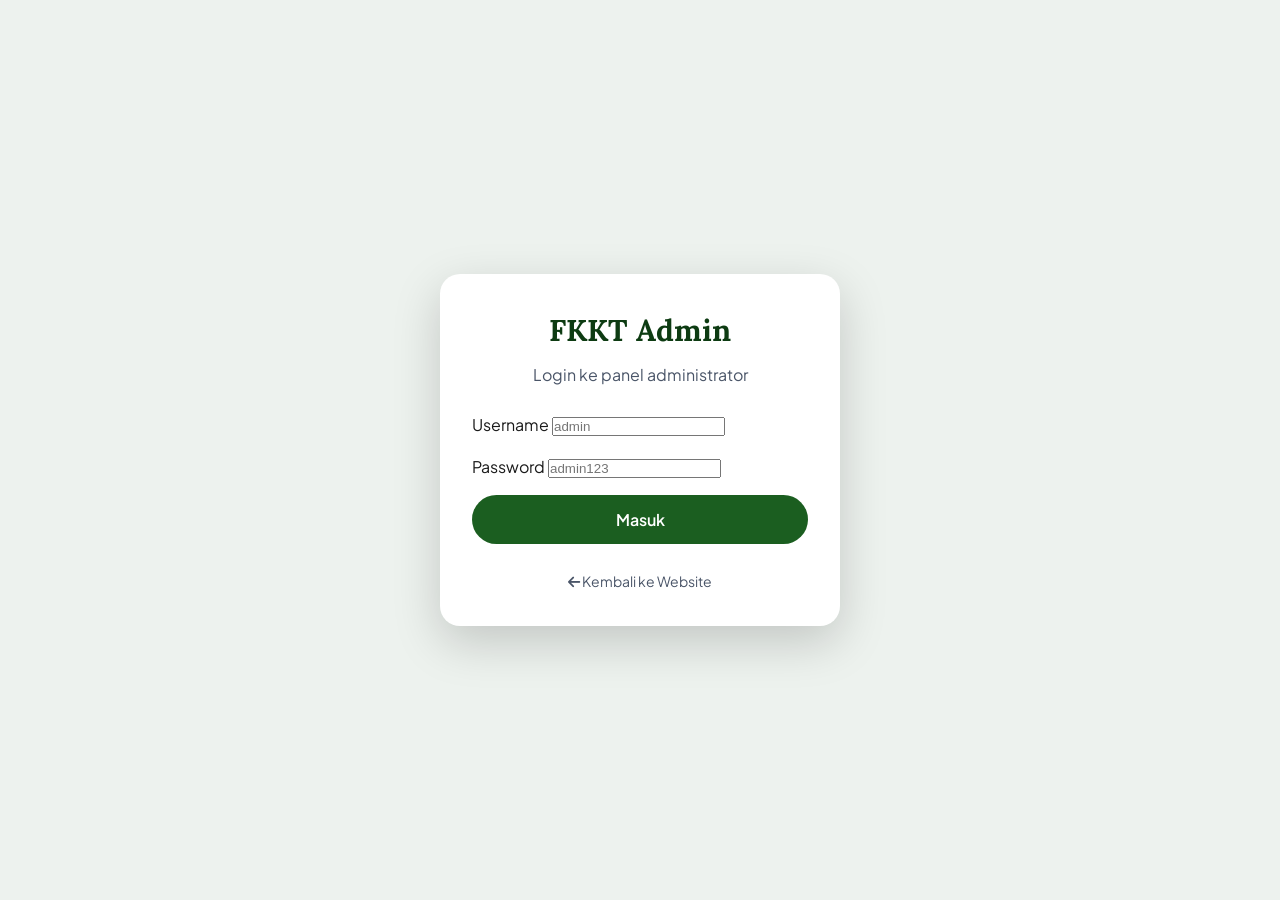
<file: admin/login.html>
<!DOCTYPE html>
<html lang="id">
<head>
  <meta charset="UTF-8">
  <meta name="viewport" content="width=device-width, initial-scale=1.0">
  <title>Login Admin | FKKT Gondokusuman</title>
  
  <link rel="stylesheet" href="https://cdnjs.cloudflare.com/ajax/libs/font-awesome/6.4.0/css/all.min.css">
  <link rel="stylesheet" href="../assets/css/main.css">
  <link rel="stylesheet" href="../assets/css/components.css">
  <style>
    body { background-color: var(--color-bg-alt); display: flex; align-items: center; justify-content: center; min-height: 100vh; }
    .login-card { background: var(--color-surface); padding: var(--space-8); border-radius: var(--radius-lg); box-shadow: var(--shadow-xl); width: 100%; max-width: 400px; text-align: center; }
    .login-logo { font-family: var(--font-secondary); font-size: var(--text-2xl); font-weight: 700; color: var(--color-primary-dark); margin-bottom: var(--space-2); }
    .form-group { text-align: left; margin-bottom: var(--space-4); }
  </style>
</head>
<body>

  <div class="login-card">
    <div class="login-logo">FKKT Admin</div>
    <p class="text-secondary" style="margin-bottom: var(--space-6);">Login ke panel administrator</p>
    
    <form id="loginForm">
      <div class="form-group">
        <label for="username" class="form-label">Username</label>
        <input type="text" id="username" class="form-control" required placeholder="admin">
      </div>
      <div class="form-group">
        <label for="password" class="form-label">Password</label>
        <input type="password" id="password" class="form-control" required placeholder="admin123">
      </div>
      
      <div id="loginError" style="color: red; font-size: 14px; margin-bottom: 15px; display: none;">Username atau password salah!</div>
      
      <button type="submit" class="btn btn-primary" style="width: 100%;">Masuk</button>
    </form>
    
    <div style="margin-top: var(--space-6);">
      <a href="../index.html" class="text-secondary" style="font-size: var(--text-sm);"><i class="fas fa-arrow-left"></i> Kembali ke Website</a>
    </div>
  </div>

  <script src="../assets/js/admin.js"></script>
</body>
</html>
</file>
<file: assets/css/main.css>
/* ==========================================================================
   MAIN.CSS - Design Tokens & Global Styles
   ========================================================================== */

@import url('https://fonts.googleapis.com/css2?family=Lora:ital,wght@0,400..700;1,400..700&family=Plus+Jakarta+Sans:ital,wght@0,200..800;1,200..800&display=swap');

:root {
  /* Color Palette */
  --color-primary: #1B5E20;
  --color-primary-light: #2E7D32;
  --color-primary-dark: #0D3B12;
  --color-accent: #FFC107;
  --color-accent-dark: #FF8F00;
  
  --color-bg: #F9FAFB;
  --color-bg-alt: #EDF2EE;
  --color-surface: #FFFFFF;
  
  --color-text-primary: #1A1A1A;
  --color-text-secondary: #4A5568;
  --color-text-muted: #718096;
  --color-border: #E2E8F0;

  --color-overlay: rgba(13, 59, 18, 0.75);

  /* Gradients */
  --gradient-hero: linear-gradient(135deg, #0D3B12 0%, #1B5E20 50%, #2E7D32 100%);

  /* Typography */
  --font-primary: 'Plus Jakarta Sans', sans-serif;
  --font-secondary: 'Lora', serif;

  /* Font Sizes */
  --text-xs: 0.75rem;     /* 12px */
  --text-sm: 0.875rem;    /* 14px */
  --text-base: 1rem;      /* 16px */
  --text-md: 1.125rem;    /* 18px */
  --text-lg: 1.25rem;     /* 20px */
  --text-xl: 1.5rem;      /* 24px */
  --text-2xl: 1.875rem;   /* 30px */
  --text-3xl: 2.25rem;    /* 36px */
  --text-4xl: 3rem;       /* 48px */
  --text-hero: 3.75rem;   /* 60px */

  /* Spacing */
  --space-1: 0.25rem;
  --space-2: 0.5rem;
  --space-3: 0.75rem;
  --space-4: 1rem;
  --space-5: 1.25rem;
  --space-6: 1.5rem;
  --space-8: 2rem;
  --space-10: 2.5rem;
  --space-12: 3rem;
  --space-16: 4rem;
  --space-20: 5rem;
  --space-24: 6rem;

  /* Shadows */
  --shadow-sm: 0 1px 3px rgba(0,0,0,0.08);
  --shadow-md: 0 4px 16px rgba(0,0,0,0.10);
  --shadow-lg: 0 8px 32px rgba(0,0,0,0.14);
  --shadow-xl: 0 16px 48px rgba(0,0,0,0.18);
  --shadow-card: 0 4px 20px rgba(27,94,32,0.10);

  /* Border Radius */
  --radius-sm: 6px;
  --radius-md: 12px;
  --radius-lg: 20px;
  --radius-xl: 32px;
  --radius-full: 9999px;

  /* Transitions */
  --transition-fast: 0.15s ease;
  --transition-normal: 0.3s ease;
  --transition-slow: 0.5s ease;
  --transition-bounce: 0.4s cubic-bezier(0.34,1.56,0.64,1);
}

/* ==========================================================================
   RESET & BASE
   ========================================================================== */
*, *::before, *::after {
  box-sizing: border-box;
  margin: 0;
  padding: 0;
}

html {
  font-family: var(--font-primary);
  line-height: 1.6;
  color: var(--color-text-primary);
  background-color: var(--color-bg);
  scroll-behavior: smooth;
}

body {
  min-height: 100vh;
  display: flex;
  flex-direction: column;
}

h1, h2, h3, h4, h5, h6 {
  font-family: var(--font-secondary);
  line-height: 1.2;
  font-weight: 700;
  color: var(--color-primary-dark);
}

a {
  color: var(--color-primary);
  text-decoration: none;
  transition: var(--transition-normal);
}

a:hover {
  color: var(--color-primary-light);
}

img {
  max-width: 100%;
  height: auto;
  display: block;
}

ul, ol {
  list-style: none;
}

/* ==========================================================================
   UTILITIES
   ========================================================================== */
.container {
  width: 100%;
  max-width: 1280px;
  margin: 0 auto;
  padding: 0 var(--space-4);
}

@media (min-width: 768px) {
  .container {
    padding: 0 var(--space-8);
  }
}

.text-center { text-align: center; }
.text-primary { color: var(--color-primary); }
.text-secondary { color: var(--color-text-secondary); }

.bg-alt { background-color: var(--color-bg-alt); }
.bg-white { background-color: var(--color-surface); }

.py-section {
  padding-top: var(--space-16);
  padding-bottom: var(--space-16);
}

@media (min-width: 1024px) {
  .py-section {
    padding-top: var(--space-20);
    padding-bottom: var(--space-20);
  }
}

.visually-hidden {
  position: absolute;
  width: 1px;
  height: 1px;
  padding: 0;
  margin: -1px;
  overflow: hidden;
  clip: rect(0, 0, 0, 0);
  border: 0;
}
</file>
<file: assets/css/components.css>
/* ==========================================================================
   COMPONENTS.CSS - Reusable UI Components
   ========================================================================== */

/* === BUTTONS === */
.btn {
  display: inline-flex;
  align-items: center;
  justify-content: center;
  padding: var(--space-3) var(--space-6);
  font-family: var(--font-primary);
  font-weight: 600;
  font-size: var(--text-base);
  border-radius: var(--radius-full);
  border: 2px solid transparent;
  cursor: pointer;
  transition: var(--transition-normal);
  text-align: center;
}

.btn-primary {
  background-color: var(--color-primary);
  color: var(--color-surface);
}

.btn-primary:hover {
  background-color: var(--color-primary-light);
  color: var(--color-surface);
  box-shadow: var(--shadow-md);
  transform: translateY(-2px);
}

.btn-outline {
  background-color: transparent;
  border-color: var(--color-primary);
  color: var(--color-primary);
}

.btn-outline:hover {
  background-color: var(--color-primary);
  color: var(--color-surface);
}

.btn-accent {
  background-color: var(--color-accent);
  color: var(--color-primary-dark);
}

.btn-accent:hover {
  background-color: var(--color-accent-dark);
  color: var(--color-primary-dark);
  box-shadow: var(--shadow-md);
  transform: translateY(-2px);
}

/* === NAVBAR === */
.navbar {
  position: fixed;
  top: 0;
  left: 0;
  width: 100%;
  z-index: 1000;
  transition: var(--transition-normal);
  padding: var(--space-4) 0;
  background-color: transparent;
}

.navbar.scrolled {
  background-color: var(--color-surface);
  box-shadow: var(--shadow-sm);
  padding: var(--space-3) 0;
}

.navbar .container {
  display: flex;
  justify-content: space-between;
  align-items: center;
}

.navbar-brand {
  display: flex;
  align-items: center;
  gap: var(--space-3);
  font-family: var(--font-secondary);
  font-weight: 700;
  font-size: var(--text-lg);
  color: var(--color-surface);
}

.navbar.scrolled .navbar-brand {
  color: var(--color-primary-dark);
}

.navbar-logo {
  width: 40px;
  height: 40px;
  object-fit: contain;
}

.navbar-nav {
  display: flex;
  align-items: center;
  gap: var(--space-6);
}

.nav-link {
  color: rgba(255, 255, 255, 0.9);
  font-weight: 500;
  position: relative;
}

.navbar.scrolled .nav-link {
  color: var(--color-text-secondary);
}

.nav-link:hover, .nav-link.active {
  color: var(--color-accent);
}

.navbar.scrolled .nav-link:hover, .navbar.scrolled .nav-link.active {
  color: var(--color-primary);
}

.nav-link::after {
  content: '';
  position: absolute;
  bottom: -4px;
  left: 0;
  width: 0;
  height: 2px;
  background-color: var(--color-accent);
  transition: var(--transition-normal);
}

.navbar.scrolled .nav-link::after {
  background-color: var(--color-primary);
}

.nav-link:hover::after, .nav-link.active::after {
  width: 100%;
}

.menu-toggle {
  display: none;
  background: none;
  border: none;
  color: var(--color-surface);
  font-size: var(--text-2xl);
  cursor: pointer;
}

.navbar.scrolled .menu-toggle {
  color: var(--color-primary-dark);
}

@media (max-width: 1024px) {
  .menu-toggle {
    display: block;
  }
  
  .navbar-nav {
    position: absolute;
    top: 100%;
    left: 0;
    width: 100%;
    background-color: var(--color-surface);
    flex-direction: column;
    padding: var(--space-4) 0;
    box-shadow: var(--shadow-md);
    clip-path: polygon(0 0, 100% 0, 100% 0, 0 0);
    transition: var(--transition-normal);
    gap: var(--space-2);
  }
  
  .navbar-nav.show {
    clip-path: polygon(0 0, 100% 0, 100% 100%, 0 100%);
  }
  
  .nav-link {
    color: var(--color-text-primary);
    padding: var(--space-2) var(--space-4);
    display: block;
    width: 100%;
  }
  
  .navbar-nav .btn {
    margin: var(--space-2) var(--space-4);
    width: calc(100% - var(--space-8));
  }
}

/* === SECTION HEADERS === */
.section-header {
  text-align: center;
  margin-bottom: var(--space-12);
}

.section-label {
  display: inline-block;
  color: var(--color-primary);
  font-weight: 600;
  font-size: var(--text-sm);
  text-transform: uppercase;
  letter-spacing: 1px;
  margin-bottom: var(--space-2);
}

.section-title {
  font-size: var(--text-3xl);
  color: var(--color-primary-dark);
  margin-bottom: var(--space-4);
}

@media (min-width: 768px) {
  .section-title {
    font-size: var(--text-4xl);
  }
}

.section-divider {
  width: 60px;
  height: 4px;
  background-color: var(--color-accent);
  margin: 0 auto;
  border-radius: var(--radius-full);
}

/* === CARDS === */
.card {
  background-color: var(--color-surface);
  border-radius: var(--radius-md);
  box-shadow: var(--shadow-card);
  overflow: hidden;
  transition: var(--transition-normal);
  height: 100%;
  display: flex;
  flex-direction: column;
}

.card:hover {
  transform: translateY(-8px);
  box-shadow: var(--shadow-lg);
}

.card-icon {
  width: 64px;
  height: 64px;
  background-color: var(--color-bg-alt);
  color: var(--color-primary);
  border-radius: var(--radius-md);
  display: flex;
  align-items: center;
  justify-content: center;
  font-size: var(--text-2xl);
  margin-bottom: var(--space-4);
}

.card-body {
  padding: var(--space-6);
  flex-grow: 1;
  display: flex;
  flex-direction: column;
}

.card-title {
  font-size: var(--text-xl);
  margin-bottom: var(--space-3);
  font-family: var(--font-primary);
}

.card-text {
  color: var(--color-text-secondary);
  margin-bottom: var(--space-4);
  flex-grow: 1;
}

/* News Card Specific */
.news-card .card-img-wrap {
  position: relative;
  padding-top: 60%; /* 16:9 aspect ratio roughly */
  overflow: hidden;
}

.news-card .card-img {
  position: absolute;
  top: 0;
  left: 0;
  width: 100%;
  height: 100%;
  object-fit: cover;
  transition: var(--transition-slow);
}

.news-card:hover .card-img {
  transform: scale(1.05);
}

.news-badge {
  position: absolute;
  top: var(--space-4);
  right: var(--space-4);
  background-color: var(--color-primary);
  color: var(--color-surface);
  padding: var(--space-1) var(--space-3);
  border-radius: var(--radius-full);
  font-size: var(--text-xs);
  font-weight: 600;
  z-index: 1;
}

.news-meta {
  display: flex;
  align-items: center;
  gap: var(--space-2);
  color: var(--color-text-muted);
  font-size: var(--text-sm);
  margin-bottom: var(--space-2);
}

/* === FOOTER === */
.footer {
  background-color: var(--color-primary-dark);
  color: rgba(255, 255, 255, 0.8);
  padding-top: var(--space-16);
  margin-top: auto;
}

.footer-top {
  display: grid;
  grid-template-columns: 1fr;
  gap: var(--space-8);
  margin-bottom: var(--space-12);
}

@media (min-width: 768px) {
  .footer-top {
    grid-template-columns: repeat(2, 1fr);
  }
}

@media (min-width: 1024px) {
  .footer-top {
    grid-template-columns: 2fr 1fr 1fr 1fr;
  }
}

.footer-brand {
  display: flex;
  align-items: center;
  gap: var(--space-3);
  color: var(--color-surface);
  font-family: var(--font-secondary);
  font-size: var(--text-xl);
  font-weight: 700;
  margin-bottom: var(--space-4);
}

.footer-brand img {
  width: 40px;
  height: 40px;
}

.footer-desc {
  margin-bottom: var(--space-6);
  max-width: 300px;
}

.footer-title {
  color: var(--color-surface);
  font-size: var(--text-lg);
  font-weight: 600;
  margin-bottom: var(--space-6);
  position: relative;
  padding-bottom: var(--space-2);
}

.footer-title::after {
  content: '';
  position: absolute;
  left: 0;
  bottom: 0;
  width: 30px;
  height: 2px;
  background-color: var(--color-accent);
}

.footer-links {
  display: flex;
  flex-direction: column;
  gap: var(--space-3);
}

.footer-link {
  color: rgba(255, 255, 255, 0.8);
  transition: var(--transition-fast);
}

.footer-link:hover {
  color: var(--color-accent);
  padding-left: var(--space-2);
}

.footer-contact li {
  display: flex;
  gap: var(--space-3);
  margin-bottom: var(--space-3);
}

.footer-contact i {
  color: var(--color-accent);
  margin-top: 4px;
}

.social-links {
  display: flex;
  gap: var(--space-3);
}

.social-link {
  width: 40px;
  height: 40px;
  border-radius: 50%;
  background-color: rgba(255, 255, 255, 0.1);
  color: var(--color-surface);
  display: flex;
  align-items: center;
  justify-content: center;
  transition: var(--transition-normal);
}

.social-link:hover {
  background-color: var(--color-accent);
  color: var(--color-primary-dark);
  transform: translateY(-3px);
}

.footer-bottom {
  padding: var(--space-6) 0;
  border-top: 1px solid rgba(255, 255, 255, 0.1);
  text-align: center;
  font-size: var(--text-sm);
}
</file>
<file: assets/css/pages.css>
/* ==========================================================================
   PAGES.CSS - Page Specific Styles
   ========================================================================== */

/* === PAGE HERO (Common inner pages) === */
.page-hero {
  background: var(--gradient-hero);
  padding: 120px 0 60px;
  text-align: center;
  color: var(--color-surface);
  position: relative;
}

.page-title {
  color: var(--color-surface);
  font-size: var(--text-3xl);
  margin-bottom: var(--space-3);
}

@media (min-width: 768px) {
  .page-title {
    font-size: var(--text-4xl);
  }
}

.breadcrumb {
  display: flex;
  justify-content: center;
  gap: var(--space-2);
  color: rgba(255, 255, 255, 0.7);
  font-size: var(--text-sm);
}

.breadcrumb a {
  color: var(--color-surface);
}

.breadcrumb a:hover {
  color: var(--color-accent);
}

/* === INDEX.HTML SPECIFIC === */

/* Hero Section */
.hero {
  min-height: 100vh;
  position: relative;
  display: flex;
  align-items: center;
  background: var(--color-primary-dark);
  overflow: hidden;
  padding-top: 80px;
}

.hero-bg {
  position: absolute;
  top: 0;
  left: 0;
  width: 100%;
  height: 100%;
  object-fit: cover;
  opacity: 0.3;
}

.hero-overlay {
  position: absolute;
  top: 0;
  left: 0;
  width: 100%;
  height: 100%;
  background: linear-gradient(135deg, rgba(13, 59, 18, 0.9) 0%, rgba(27, 94, 32, 0.7) 100%);
}

.hero-content {
  position: relative;
  z-index: 10;
  color: var(--color-surface);
  text-align: center;
  max-width: 800px;
  margin: 0 auto;
}

.hero-title {
  color: var(--color-surface);
  font-size: var(--text-4xl);
  margin-bottom: var(--space-4);
  line-height: 1.1;
}

@media (min-width: 768px) {
  .hero-title {
    font-size: var(--text-hero);
  }
}

.hero-tagline {
  font-size: var(--text-xl);
  color: var(--color-accent);
  margin-bottom: var(--space-6);
  font-weight: 500;
}

.hero-desc {
  font-size: var(--text-lg);
  color: rgba(255, 255, 255, 0.9);
  margin-bottom: var(--space-8);
  max-width: 600px;
  margin-left: auto;
  margin-right: auto;
}

.hero-actions {
  display: flex;
  gap: var(--space-4);
  justify-content: center;
  flex-wrap: wrap;
}

.hero-actions .btn-outline {
  border-color: rgba(255, 255, 255, 0.5);
  color: var(--color-surface);
}

.hero-actions .btn-outline:hover {
  background-color: var(--color-surface);
  color: var(--color-primary-dark);
  border-color: var(--color-surface);
}

/* Stats Section */
.stats {
  background-color: var(--color-surface);
  padding: var(--space-8) 0;
  margin-top: -60px;
  position: relative;
  z-index: 20;
  border-radius: var(--radius-lg);
  box-shadow: var(--shadow-lg);
}

.stats-grid {
  display: grid;
  grid-template-columns: repeat(2, 1fr);
  gap: var(--space-6);
}

@media (min-width: 768px) {
  .stats-grid {
    grid-template-columns: repeat(4, 1fr);
  }
}

.stat-item {
  text-align: center;
}

.stat-value {
  font-size: var(--text-4xl);
  font-weight: 800;
  color: var(--color-primary);
  line-height: 1;
  margin-bottom: var(--space-2);
}

.stat-label {
  color: var(--color-text-secondary);
  font-weight: 600;
  font-size: var(--text-sm);
  text-transform: uppercase;
  letter-spacing: 1px;
}

/* CTA Banner */
.cta-banner {
  background: var(--gradient-hero);
  color: var(--color-surface);
  text-align: center;
  padding: var(--space-16) 0;
  position: relative;
  overflow: hidden;
}

.cta-banner::before {
  content: '';
  position: absolute;
  top: -50%;
  left: -50%;
  width: 200%;
  height: 200%;
  background: radial-gradient(circle, rgba(255, 193, 7, 0.1) 0%, transparent 70%);
}

.cta-banner .container {
  position: relative;
  z-index: 1;
  max-width: 600px;
}

.cta-banner h2 {
  color: var(--color-surface);
  margin-bottom: var(--space-4);
}

.cta-banner p {
  color: rgba(255, 255, 255, 0.9);
  margin-bottom: var(--space-8);
  font-size: var(--text-lg);
}

/* === PROFIL.HTML SPECIFIC === */
.value-list {
  display: flex;
  flex-wrap: wrap;
  justify-content: center;
  gap: var(--space-4);
  margin-top: var(--space-8);
}

.value-item {
  background-color: var(--color-surface);
  padding: var(--space-3) var(--space-6);
  border-radius: var(--radius-full);
  box-shadow: var(--shadow-sm);
  font-weight: 600;
  color: var(--color-primary-dark);
  border: 1px solid var(--color-border);
}

/* === GALERI.HTML SPECIFIC === */
.gallery-filter {
  display: flex;
  justify-content: center;
  flex-wrap: wrap;
  gap: var(--space-2);
  margin-bottom: var(--space-10);
}

.filter-btn {
  background: transparent;
  border: 1px solid var(--color-border);
  padding: var(--space-2) var(--space-4);
  border-radius: var(--radius-full);
  color: var(--color-text-secondary);
  font-weight: 500;
  cursor: pointer;
  transition: var(--transition-normal);
}

.filter-btn.active, .filter-btn:hover {
  background-color: var(--color-primary);
  color: var(--color-surface);
  border-color: var(--color-primary);
}

.gallery-grid {
  display: grid;
  grid-template-columns: repeat(1, 1fr);
  gap: var(--space-4);
}

@media (min-width: 640px) {
  .gallery-grid {
    grid-template-columns: repeat(2, 1fr);
  }
}

@media (min-width: 1024px) {
  .gallery-grid {
    grid-template-columns: repeat(3, 1fr);
  }
}

.gallery-item {
  position: relative;
  border-radius: var(--radius-md);
  overflow: hidden;
  aspect-ratio: 4/3;
  cursor: pointer;
}

.gallery-img {
  width: 100%;
  height: 100%;
  object-fit: cover;
  transition: var(--transition-slow);
}

.gallery-overlay {
  position: absolute;
  inset: 0;
  background-color: var(--color-overlay);
  display: flex;
  align-items: center;
  justify-content: center;
  opacity: 0;
  transition: var(--transition-normal);
}

.gallery-icon {
  color: var(--color-surface);
  font-size: var(--text-3xl);
  transform: scale(0.5);
  transition: var(--transition-bounce);
}

.gallery-item:hover .gallery-img {
  transform: scale(1.1);
}

.gallery-item:hover .gallery-overlay {
  opacity: 1;
}

.gallery-item:hover .gallery-icon {
  transform: scale(1);
}

/* Lightbox Modal */
.lightbox {
  position: fixed;
  inset: 0;
  background-color: rgba(0, 0, 0, 0.9);
  z-index: 2000;
  display: flex;
  align-items: center;
  justify-content: center;
  opacity: 0;
  pointer-events: none;
  transition: var(--transition-normal);
}

.lightbox.active {
  opacity: 1;
  pointer-events: auto;
}

.lightbox-img {
  max-width: 90%;
  max-height: 90vh;
  object-fit: contain;
}

.lightbox-close {
  position: absolute;
  top: var(--space-4);
  right: var(--space-4);
  background: none;
  border: none;
  color: var(--color-surface);
  font-size: var(--text-3xl);
  cursor: pointer;
}

/* === STRUKTUR.HTML SPECIFIC === */
.org-chart {
  text-align: center;
  padding: var(--space-8) 0;
}

.org-level {
  display: flex;
  justify-content: center;
  gap: var(--space-6);
  margin-bottom: var(--space-12);
  position: relative;
}

/* Add connecting lines conceptually with CSS ::before/after if needed */

.org-node {
  background-color: var(--color-surface);
  border-radius: var(--radius-md);
  padding: var(--space-4);
  box-shadow: var(--shadow-md);
  width: 200px;
  border-top: 4px solid var(--color-primary);
}

.org-node-title {
  font-weight: 700;
  color: var(--color-primary-dark);
  font-size: var(--text-sm);
  margin-bottom: var(--space-1);
}

.org-node-name {
  color: var(--color-text-secondary);
  font-size: var(--text-sm);
}

/* === KONTAK.HTML SPECIFIC === */
.contact-wrapper {
  display: grid;
  gap: var(--space-12);
}

@media (min-width: 1024px) {
  .contact-wrapper {
    grid-template-columns: 1fr 1fr;
  }
}

.contact-info-card {
  background-color: var(--color-primary-dark);
  color: var(--color-surface);
  padding: var(--space-8);
  border-radius: var(--radius-lg);
}

.contact-info-card h3 {
  color: var(--color-surface);
  margin-bottom: var(--space-6);
}

.contact-list {
  display: flex;
  flex-direction: column;
  gap: var(--space-6);
}

.contact-item {
  display: flex;
  gap: var(--space-4);
}

.contact-icon {
  width: 40px;
  height: 40px;
  background-color: rgba(255, 255, 255, 0.1);
  border-radius: 50%;
  display: flex;
  align-items: center;
  justify-content: center;
  color: var(--color-accent);
  flex-shrink: 0;
}

.contact-details h4 {
  color: var(--color-surface);
  font-size: var(--text-base);
  margin-bottom: var(--space-1);
}

.contact-details p {
  color: rgba(255, 255, 255, 0.8);
  font-size: var(--text-sm);
}

.form-group {
  margin-bottom: var(--space-6);
}

.form-label {
  display: block;
  font-weight: 500;
  margin-bottom: var(--space-2);
  color: var(--color-text-primary);
}

.form-control {
  width: 100%;
  padding: var(--space-3);
  border: 1px solid var(--color-border);
  border-radius: var(--radius-sm);
  font-family: var(--font-primary);
  font-size: var(--text-base);
  transition: var(--transition-fast);
}

.form-control:focus {
  outline: none;
  border-color: var(--color-primary);
  box-shadow: 0 0 0 3px rgba(27, 94, 32, 0.1);
}

textarea.form-control {
  resize: vertical;
  min-height: 120px;
}

.map-container {
  width: 100%;
  height: 400px;
  border-radius: var(--radius-lg);
  overflow: hidden;
  margin-top: var(--space-12);
}
</file>
